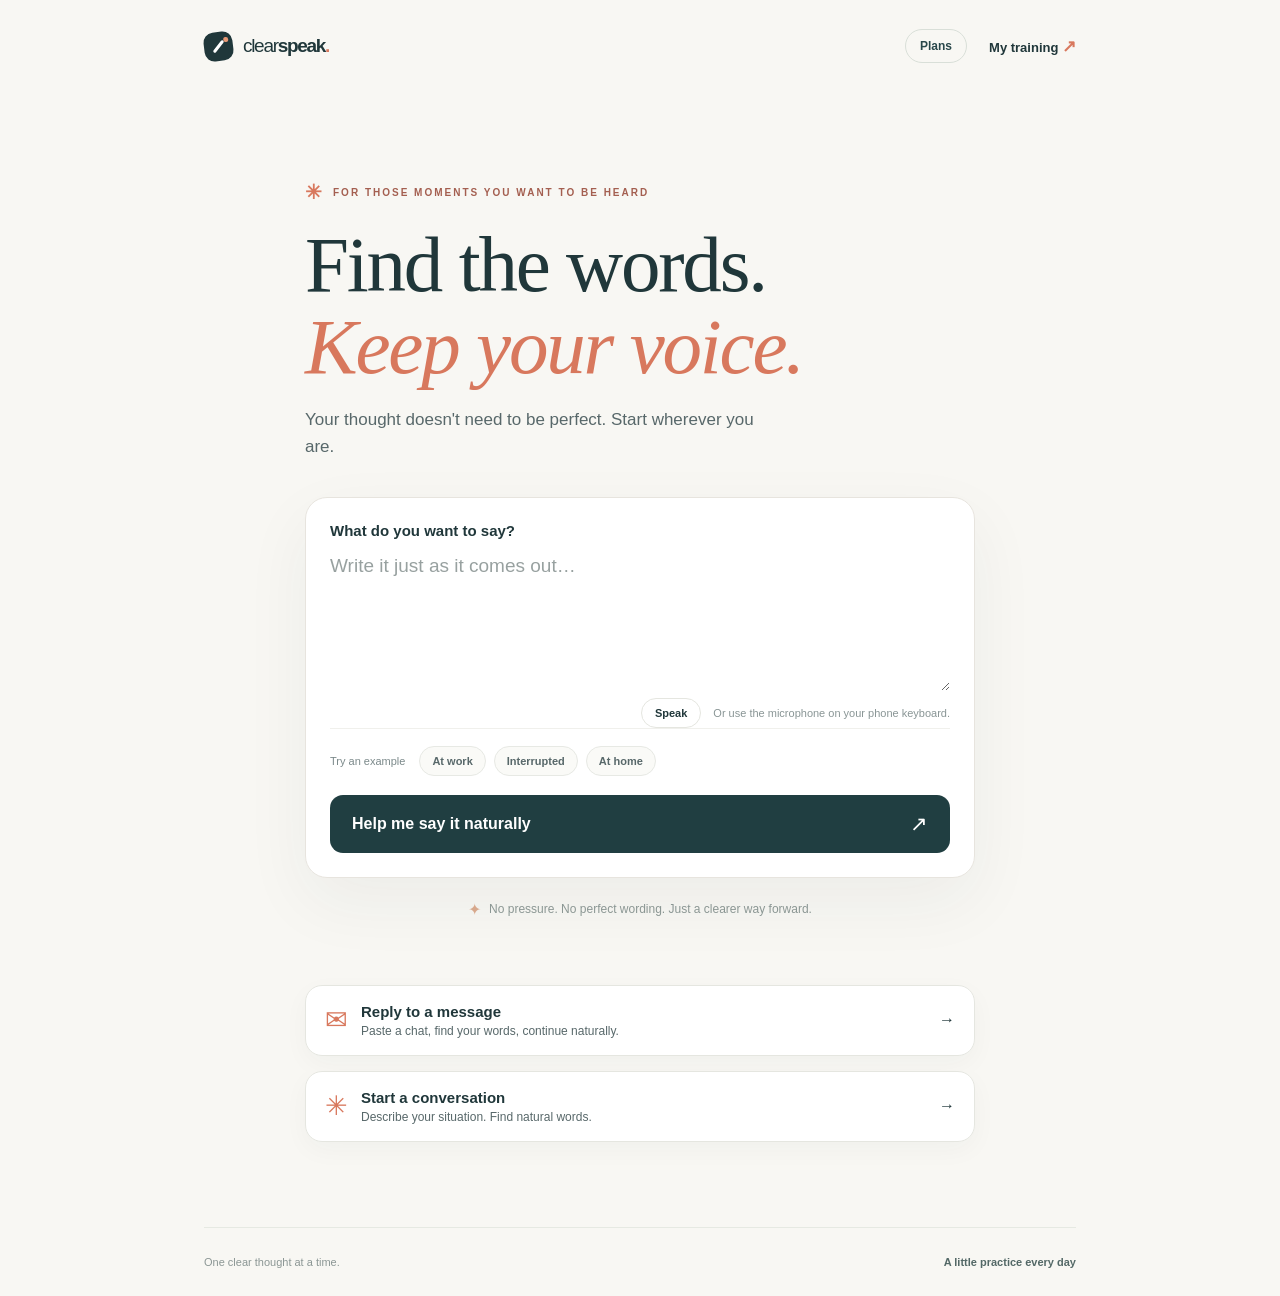
<file: index.html>
<!doctype html>
<html lang="en">
<head>
<meta charset="UTF-8">
<meta name="viewport" content="width=device-width,initial-scale=1,viewport-fit=cover">
<meta name="description" content="ClearSpeak helps you turn a rough thought into a clear, natural message you can say with confidence.">
<meta name="theme-color" content="#F8F7F3">
<link rel="icon" href="icon.svg" type="image/svg+xml">
<link rel="manifest" href="manifest.webmanifest">
<meta name="apple-mobile-web-app-capable" content="yes">
<meta name="apple-mobile-web-app-title" content="ClearSpeak">
<title>ClearSpeak — Your words, easier to say.</title>
<link rel="stylesheet" href="light.css?v=5">
<link rel="stylesheet" href="growth.css?v=1">
<link rel="stylesheet" href="conversation.css?v=3">
<link rel="stylesheet" href="companion.css?v=1">
<link rel="stylesheet" href="plans.css?v=1">
<script src="voice.js?v=1" defer></script>
<script src="coach-config.js?v=1" defer></script>
<script src="coach.js?v=1" defer></script>
<script src="light.js?v=5" defer></script>
<script src="growth.js?v=1" defer></script>
<script src="conversation.js?v=3" defer></script>
<script src="companion.js?v=2" defer></script>
<script src="plans.js?v=1" defer></script>
</head>
<body>
<div class="appShell">
  <header class="topbar">
    <a class="brand" href="./" aria-label="ClearSpeak home"><span class="mark" aria-hidden="true"><span class="mark-line"></span><span class="mark-dot"></span></span><span>clear<span class="brand-bold">speak</span><span class="brand-end">.</span></span></a>
    <div class="topright"><button type="button" id="langButton" class="lang-btn" hidden style="display:none" aria-label="Switch language">عربي</button><button type="button" class="train-link" id="trainLink">My training <span aria-hidden="true">↗</span></button></div>
  </header>
  <main>
    <section id="entry" class="screen entry-screen">
      <div class="hero">
        <div class="small-welcome"><span class="tiny-star" aria-hidden="true">✳</span> <span data-t="eyebrow">FOR THOSE MOMENTS YOU WANT TO BE HEARD</span></div>
        <h1 id="heroTitle"><span data-t="hero1">Find the words.</span><br><em data-t="hero2">Keep your voice.</em></h1>
        <p class="hero-sub" data-t="sub">Your thought doesn't need to be perfect. Start wherever you are.</p>
      </div>
      <div class="composer" id="composer">
        <label class="composer-label" for="thought" data-t="question">What do you want to say?</label>
        <textarea id="thought" maxlength="1500" rows="4" placeholder="Write it just as it comes out…" data-placeholder="placeholder" autocomplete="off"></textarea>
        <div class="dictation-row"><button type="button" id="dictateThought" hidden aria-label="Speak your thought" aria-pressed="false">Speak</button><span>Or use the microphone on your phone keyboard.</span></div>
        <p class="message-error" id="error" role="alert" hidden></p>
        <div class="prompt-row">
          <span class="prompt-title" data-t="try">Try an example</span>
          <button type="button" class="sample" data-sample="meeting" data-t="meeting">At work</button>
          <button type="button" class="sample" data-sample="interrupted" data-t="interrupted">Interrupted</button>
          <button type="button" class="sample" data-sample="home" data-t="home">At home</button>
        </div>
        <button type="button" id="create" class="primary-btn"><span data-t="create">Help me say it naturally</span><span aria-hidden="true" class="arrow">↗</span></button>
      </div>
      <div class="beneath"><span class="spark-icon" aria-hidden="true">✦</span><span data-t="quietNote">No pressure. No perfect wording. Just a clearer way forward.</span></div>
    </section>

    <section id="result" class="screen result-screen" hidden>
      <button type="button" class="back-link" id="backResult"><span aria-hidden="true">←</span> <span data-t="back">Edit my thought</span></button>
      <div class="result-title-wrap"><div class="small-welcome"><span class="tiny-star" aria-hidden="true">✳</span> <span data-t="resultEyebrow">HERE'S A WAY TO SAY IT</span></div><h1><span data-t="resultTitle1">Clear.</span><br><em data-t="resultTitle2">Still you.</em></h1></div>
      <div id="script" class="script" aria-live="polite"></div>
      <div class="script-meta"><span id="lengthEstimate"></span><span id="tip" class="inline-tip"></span></div>
      <div class="result-actions">
        <button type="button" id="practice" class="primary-btn"><span data-t="practice">Try saying it</span><span aria-hidden="true" class="arrow">↗</span></button>
        <div class="secondary-actions"><button type="button" id="listen" class="text-action"><span aria-hidden="true">◖))</span> <span data-t="listen">Hear it</span></button><button type="button" id="copy" class="text-action"><span aria-hidden="true">⧉</span> <span data-t="copy">Copy</span></button><button type="button" id="shorter" class="text-action"><span aria-hidden="true">↘</span> <span data-t="shorter">Shorter</span></button></div>
      </div>
      <p class="small-note" id="coachSourceNote" aria-live="polite">Quick on-device suggestion. Personalized AI coaching is not yet connected.</p>
    </section>

    <section id="practiceScreen" class="screen practice-screen" hidden>
      <button type="button" class="back-link" id="backPractice"><span aria-hidden="true">←</span> <span data-t="backResult">Back to my wording</span></button>
      <div class="small-welcome"><span class="tiny-star" aria-hidden="true">✳</span> <span data-t="practiceEyebrow">YOUR TURN</span></div>
      <h1><span data-t="practiceTitle1">Say it</span><br><em data-t="practiceTitle2">without reading.</em></h1>
      <p class="practice-intro" data-t="practiceIntro">Remember only these three cues. Speak naturally; you don't need to repeat the script word for word.</p>
      <div id="cues" class="cueList"></div>
      <div id="speakingFocus" class="speaking-focus" role="group" aria-label="Speaking focus">
        <div class="focus-left"><span id="voiceFocusLabel" class="focus-title">SAY THIS CLEARLY</span><strong id="voiceFocusWord" class="focus-word">Preparedness</strong><p id="voiceFocusHelp" class="focus-help">Slowly → naturally → in your sentence.</p></div>
        <div class="focus-buttons"><button type="button" id="hearWord" class="focus-action">◖)) Hear word</button><button type="button" id="nextWord" class="focus-next">Another word</button></div>
      </div>
      <div class="practice-count"><span id="countdown">20</span><span data-t="seconds">seconds</span></div>
      <button type="button" id="startTimer" class="primary-btn"><span data-t="start">Start speaking</span><span aria-hidden="true" class="arrow">▶</span></button>
      <div class="secondary-actions"><button type="button" class="text-action" id="resetTimer" data-t="reset">Reset timer</button><button type="button" class="text-action" id="showScript" data-t="showScript">Show script</button></div>
      <div id="reveal" class="reveal-script" hidden></div>
      <p id="micState" class="mic-note" aria-live="polite">With microphone permission, you can listen to your own attempt.</p>
      <button type="button" id="doneSpeaking" class="done-speaking"><span data-t="doneSpeaking">I’ve finished speaking</span> <span aria-hidden="true">→</span></button><p id="timerHint" class="timer-hint" aria-live="polite" data-t="timerHint">You can finish whenever you’re ready.</p>
    </section>

    <section id="checkin" class="screen checkin-screen" hidden>
      <button type="button" class="back-link" id="backCheckin"><span aria-hidden="true">←</span> <span data-t="backPracticeShort">Back to practice</span></button>
      <div class="small-welcome"><span class="tiny-star" aria-hidden="true">✳</span> <span data-t="checkEyebrow">A MOMENT TO REFLECT</span></div>
      <h1><span data-t="checkTitle">You did it.</span><br><em data-t="checkTitle2">Keep going.</em></h1>
      <p class="practice-intro" data-t="checkIntro">How did it feel to say your message in your own words?</p>
      <div id="voiceReview" class="voice-review" hidden>
        <strong id="voiceReviewTitle">Listen to your attempt</strong>
        <p id="voiceReviewDesc">Notice one thing: was your key word clear, and did you finish confidently?</p>
        <audio id="voiceAudio" controls preload="none" aria-label="Your speaking recording"></audio>
        <p id="voiceReviewTip" class="voice-fineprint">Playback is for reflection—not an automated pronunciation score.</p>
      </div>
      <details id="recognitionPanel" class="recognition-panel" hidden><summary id="recognitionSummary">Check spoken words (optional)</summary><p id="recognitionHint">This may use your browser’s online speech service.</p><button type="button" id="recognitionStart" class="focus-action">Speak your sentence again</button><p id="heardWords" hidden></p><p id="speechTip" role="status"></p></details>
      <div class="feeling-choice" role="group" aria-label="Practice reflection">
        <button type="button" class="rating" data-feeling="easy" data-t="feelEasy">Clear and comfortable</button>
        <button type="button" class="rating" data-feeling="okay" data-t="feelOkay">A little hesitant</button>
        <button type="button" class="rating" data-feeling="hard" data-t="feelHard">I struggled</button>
      </div>
      <div class="coaching-card" id="coachTip" hidden aria-live="polite">
        <span class="small-welcome" data-t="nextFocus">FOR YOUR NEXT TRY</span>
        <p id="coachAdvice"></p>
        <span class="honest-label" data-t="selfReported">Based on your reflection, not an analysis of your voice.</span>
      </div>
      <button type="button" id="nextAction" class="primary-btn" disabled><span data-t="nextThought">Try another thought</span><span aria-hidden="true" class="arrow">→</span></button>
      <button type="button" id="retrySpeaking" class="quiet-btn" data-t="retrySpeak">Say it once more</button>
    </section>

    <section id="training" class="screen training-screen" hidden>
      <button type="button" class="back-link" id="backTraining"><span aria-hidden="true">←</span> <span data-t="trainingBack">Back to speaking help</span></button>
      <div class="small-welcome"><span class="tiny-star" aria-hidden="true">✳</span> <span data-t="trainingEyebrow">YOUR GENTLE DAILY PRACTICE</span></div>
      <h1><span data-t="trainingTitle">One small step.</span><br><em data-t="trainingTitle2">A stronger voice.</em></h1>
      <p class="practice-intro" data-t="trainingIntro">Three short speaking moments, one at a time. No scores, no pressure.</p>
      <div class="daily-card">
        <div class="daily-top"><span id="trainingProgress" class="daily-progress">Today · 0 of 3</span><div class="daily-dots" id="dailyDots" aria-hidden="true"><span></span><span></span><span></span></div></div>
        <div class="daily-illustration" aria-hidden="true">✳</div>
        <h2 id="dailyTitle">Start with the point</h2>
        <p id="dailyDescription">Practise one clear idea in a professional meeting.</p>
        <div id="dailyNudge" class="daily-nudge">One idea is enough.</div>
        <button type="button" id="launchTraining" class="primary-btn"><span id="trainingAction">Begin this moment</span><span aria-hidden="true" class="arrow">→</span></button>
        <p class="daily-disclaimer" data-t="trainingPrivacy">Your daily progress stays in this browser.</p>
      </div>
    </section>
  </main>
  <footer class="footer"><span data-t="footer">One clear thought at a time.</span> <button type="button" id="footerTrain" class="footer-button" data-t="footerTrain">A little practice every day</button></footer>
</div>
</body>
</html>
</file>
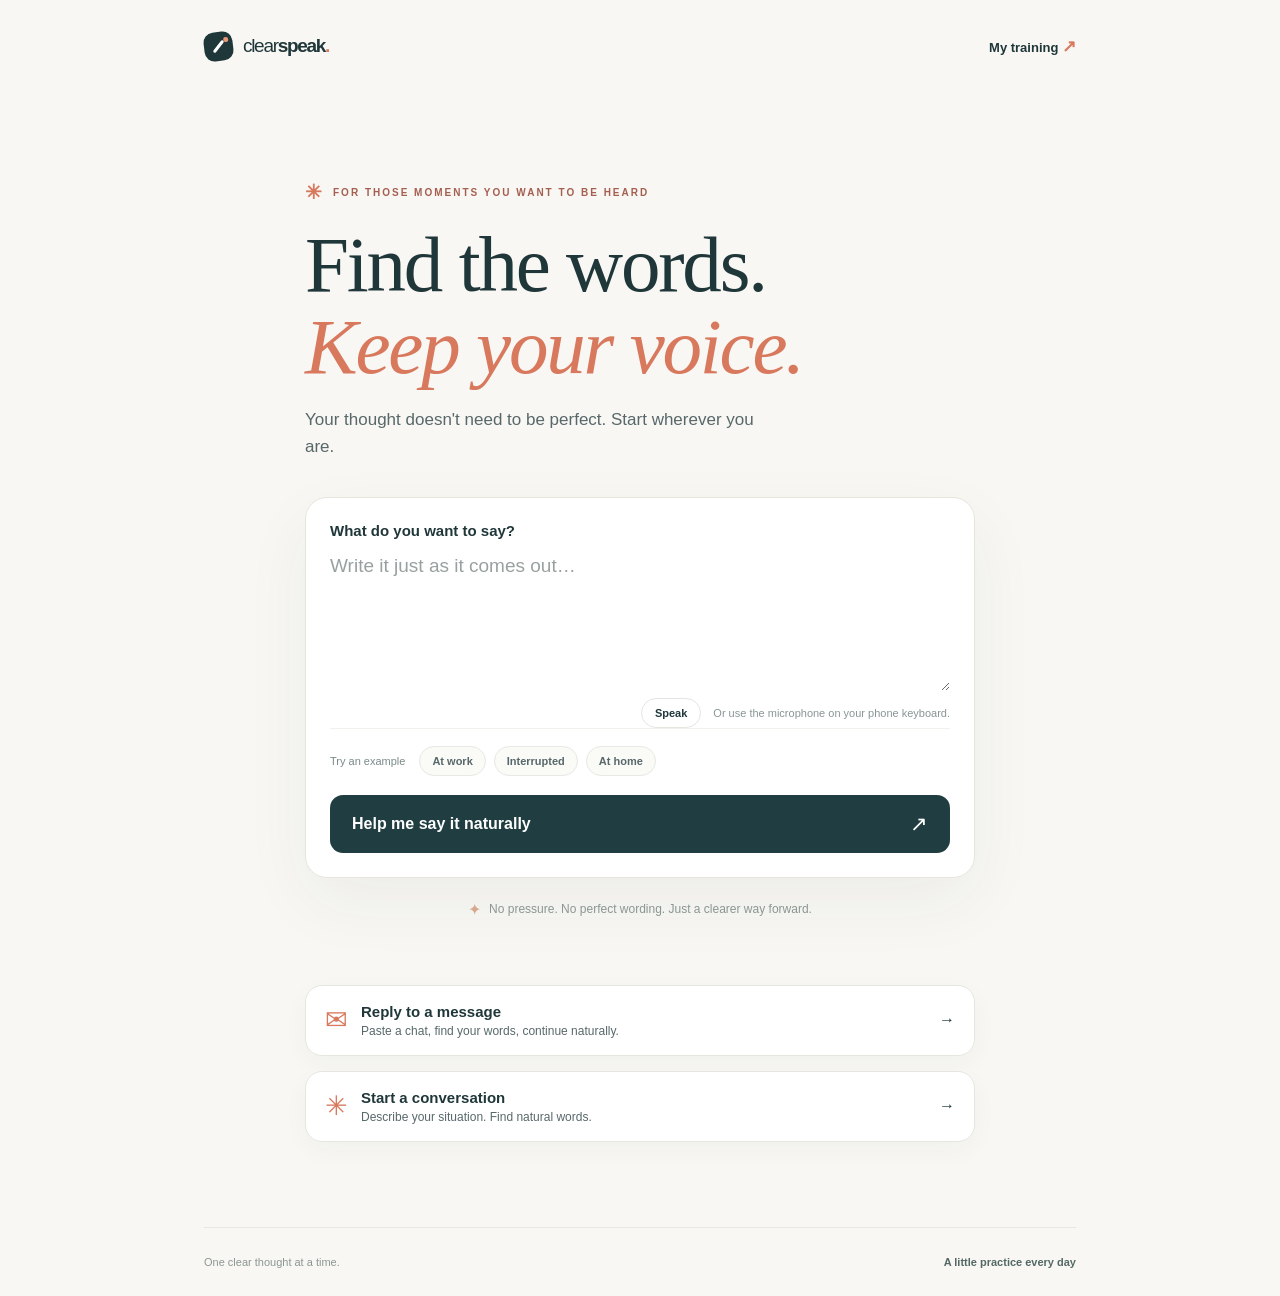
<file: clear-20261108.html>
<!doctype html>
<html lang="en">
<head>
<meta charset="UTF-8">
<meta name="viewport" content="width=device-width,initial-scale=1,viewport-fit=cover">
<meta name="description" content="ClearSpeak helps you turn a rough thought into a clear, natural message you can say with confidence.">
<meta name="theme-color" content="#F8F7F3">
<link rel="icon" href="icon.svg" type="image/svg+xml">
<link rel="manifest" href="manifest.webmanifest">
<meta name="apple-mobile-web-app-capable" content="yes">
<meta name="apple-mobile-web-app-title" content="ClearSpeak">
<title>ClearSpeak — Your words, easier to say.</title>
<link rel="stylesheet" href="light.css?v=5">
<link rel="stylesheet" href="growth.css?v=1">
<link rel="stylesheet" href="conversation.css?v=3">
<link rel="stylesheet" href="companion.css?v=1">
<script src="voice.js?v=1" defer></script>
<script src="coach-config.js?v=1" defer></script>
<script src="coach.js?v=1" defer></script>
<script src="light.js?v=5" defer></script>
<script src="growth.js?v=1" defer></script>
<script src="conversation.js?v=3" defer></script>
<script src="companion.js?v=20261108-3" defer></script>
</head>
<body>
<div class="appShell">
  <header class="topbar">
    <a class="brand" href="./" aria-label="ClearSpeak home"><span class="mark" aria-hidden="true"><span class="mark-line"></span><span class="mark-dot"></span></span><span>clear<span class="brand-bold">speak</span><span class="brand-end">.</span></span></a>
    <div class="topright"><button type="button" id="langButton" class="lang-btn" hidden style="display:none" aria-label="Switch language">عربي</button><button type="button" class="train-link" id="trainLink">My training <span aria-hidden="true">↗</span></button></div>
  </header>
  <main>
    <section id="entry" class="screen entry-screen">
      <div class="hero">
        <div class="small-welcome"><span class="tiny-star" aria-hidden="true">✳</span> <span data-t="eyebrow">FOR THOSE MOMENTS YOU WANT TO BE HEARD</span></div>
        <h1 id="heroTitle"><span data-t="hero1">Find the words.</span><br><em data-t="hero2">Keep your voice.</em></h1>
        <p class="hero-sub" data-t="sub">Your thought doesn't need to be perfect. Start wherever you are.</p>
      </div>
      <div class="composer" id="composer">
        <label class="composer-label" for="thought" data-t="question">What do you want to say?</label>
        <textarea id="thought" maxlength="1500" rows="4" placeholder="Write it just as it comes out…" data-placeholder="placeholder" autocomplete="off"></textarea>
        <div class="dictation-row"><button type="button" id="dictateThought" hidden aria-label="Speak your thought" aria-pressed="false">Speak</button><span>Or use the microphone on your phone keyboard.</span></div>
        <p class="message-error" id="error" role="alert" hidden></p>
        <div class="prompt-row">
          <span class="prompt-title" data-t="try">Try an example</span>
          <button type="button" class="sample" data-sample="meeting" data-t="meeting">At work</button>
          <button type="button" class="sample" data-sample="interrupted" data-t="interrupted">Interrupted</button>
          <button type="button" class="sample" data-sample="home" data-t="home">At home</button>
        </div>
        <button type="button" id="create" class="primary-btn"><span data-t="create">Help me say it naturally</span><span aria-hidden="true" class="arrow">↗</span></button>
      </div>
      <div class="beneath"><span class="spark-icon" aria-hidden="true">✦</span><span data-t="quietNote">No pressure. No perfect wording. Just a clearer way forward.</span></div>
    </section>

    <section id="result" class="screen result-screen" hidden>
      <button type="button" class="back-link" id="backResult"><span aria-hidden="true">←</span> <span data-t="back">Edit my thought</span></button>
      <div class="result-title-wrap"><div class="small-welcome"><span class="tiny-star" aria-hidden="true">✳</span> <span data-t="resultEyebrow">HERE'S A WAY TO SAY IT</span></div><h1><span data-t="resultTitle1">Clear.</span><br><em data-t="resultTitle2">Still you.</em></h1></div>
      <div id="script" class="script" aria-live="polite"></div>
      <div class="script-meta"><span id="lengthEstimate"></span><span id="tip" class="inline-tip"></span></div>
      <div class="result-actions">
        <button type="button" id="practice" class="primary-btn"><span data-t="practice">Try saying it</span><span aria-hidden="true" class="arrow">↗</span></button>
        <div class="secondary-actions"><button type="button" id="listen" class="text-action"><span aria-hidden="true">◖))</span> <span data-t="listen">Hear it</span></button><button type="button" id="copy" class="text-action"><span aria-hidden="true">⧉</span> <span data-t="copy">Copy</span></button><button type="button" id="shorter" class="text-action"><span aria-hidden="true">↘</span> <span data-t="shorter">Shorter</span></button></div>
      </div>
      <p class="small-note" id="coachSourceNote" aria-live="polite">Quick on-device suggestion. Personalized AI coaching is not yet connected.</p>
    </section>

    <section id="practiceScreen" class="screen practice-screen" hidden>
      <button type="button" class="back-link" id="backPractice"><span aria-hidden="true">←</span> <span data-t="backResult">Back to my wording</span></button>
      <div class="small-welcome"><span class="tiny-star" aria-hidden="true">✳</span> <span data-t="practiceEyebrow">YOUR TURN</span></div>
      <h1><span data-t="practiceTitle1">Say it</span><br><em data-t="practiceTitle2">without reading.</em></h1>
      <p class="practice-intro" data-t="practiceIntro">Remember only these three cues. Speak naturally; you don't need to repeat the script word for word.</p>
      <div id="cues" class="cueList"></div>
      <div id="speakingFocus" class="speaking-focus" role="group" aria-label="Speaking focus">
        <div class="focus-left"><span id="voiceFocusLabel" class="focus-title">SAY THIS CLEARLY</span><strong id="voiceFocusWord" class="focus-word">Preparedness</strong><p id="voiceFocusHelp" class="focus-help">Slowly → naturally → in your sentence.</p></div>
        <div class="focus-buttons"><button type="button" id="hearWord" class="focus-action">◖)) Hear word</button><button type="button" id="nextWord" class="focus-next">Another word</button></div>
      </div>
      <div class="practice-count"><span id="countdown">20</span><span data-t="seconds">seconds</span></div>
      <button type="button" id="startTimer" class="primary-btn"><span data-t="start">Start speaking</span><span aria-hidden="true" class="arrow">▶</span></button>
      <div class="secondary-actions"><button type="button" class="text-action" id="resetTimer" data-t="reset">Reset timer</button><button type="button" class="text-action" id="showScript" data-t="showScript">Show script</button></div>
      <div id="reveal" class="reveal-script" hidden></div>
      <p id="micState" class="mic-note" aria-live="polite">With microphone permission, you can listen to your own attempt.</p>
      <button type="button" id="doneSpeaking" class="done-speaking"><span data-t="doneSpeaking">I’ve finished speaking</span> <span aria-hidden="true">→</span></button><p id="timerHint" class="timer-hint" aria-live="polite" data-t="timerHint">You can finish whenever you’re ready.</p>
    </section>

    <section id="checkin" class="screen checkin-screen" hidden>
      <button type="button" class="back-link" id="backCheckin"><span aria-hidden="true">←</span> <span data-t="backPracticeShort">Back to practice</span></button>
      <div class="small-welcome"><span class="tiny-star" aria-hidden="true">✳</span> <span data-t="checkEyebrow">A MOMENT TO REFLECT</span></div>
      <h1><span data-t="checkTitle">You did it.</span><br><em data-t="checkTitle2">Keep going.</em></h1>
      <p class="practice-intro" data-t="checkIntro">How did it feel to say your message in your own words?</p>
      <div id="voiceReview" class="voice-review" hidden>
        <strong id="voiceReviewTitle">Listen to your attempt</strong>
        <p id="voiceReviewDesc">Notice one thing: was your key word clear, and did you finish confidently?</p>
        <audio id="voiceAudio" controls preload="none" aria-label="Your speaking recording"></audio>
        <p id="voiceReviewTip" class="voice-fineprint">Playback is for reflection—not an automated pronunciation score.</p>
      </div>
      <details id="recognitionPanel" class="recognition-panel" hidden><summary id="recognitionSummary">Check spoken words (optional)</summary><p id="recognitionHint">This may use your browser’s online speech service.</p><button type="button" id="recognitionStart" class="focus-action">Speak your sentence again</button><p id="heardWords" hidden></p><p id="speechTip" role="status"></p></details>
      <div class="feeling-choice" role="group" aria-label="Practice reflection">
        <button type="button" class="rating" data-feeling="easy" data-t="feelEasy">Clear and comfortable</button>
        <button type="button" class="rating" data-feeling="okay" data-t="feelOkay">A little hesitant</button>
        <button type="button" class="rating" data-feeling="hard" data-t="feelHard">I struggled</button>
      </div>
      <div class="coaching-card" id="coachTip" hidden aria-live="polite">
        <span class="small-welcome" data-t="nextFocus">FOR YOUR NEXT TRY</span>
        <p id="coachAdvice"></p>
        <span class="honest-label" data-t="selfReported">Based on your reflection, not an analysis of your voice.</span>
      </div>
      <button type="button" id="nextAction" class="primary-btn" disabled><span data-t="nextThought">Try another thought</span><span aria-hidden="true" class="arrow">→</span></button>
      <button type="button" id="retrySpeaking" class="quiet-btn" data-t="retrySpeak">Say it once more</button>
    </section>

    <section id="training" class="screen training-screen" hidden>
      <button type="button" class="back-link" id="backTraining"><span aria-hidden="true">←</span> <span data-t="trainingBack">Back to speaking help</span></button>
      <div class="small-welcome"><span class="tiny-star" aria-hidden="true">✳</span> <span data-t="trainingEyebrow">YOUR GENTLE DAILY PRACTICE</span></div>
      <h1><span data-t="trainingTitle">One small step.</span><br><em data-t="trainingTitle2">A stronger voice.</em></h1>
      <p class="practice-intro" data-t="trainingIntro">Three short speaking moments, one at a time. No scores, no pressure.</p>
      <div class="daily-card">
        <div class="daily-top"><span id="trainingProgress" class="daily-progress">Today · 0 of 3</span><div class="daily-dots" id="dailyDots" aria-hidden="true"><span></span><span></span><span></span></div></div>
        <div class="daily-illustration" aria-hidden="true">✳</div>
        <h2 id="dailyTitle">Start with the point</h2>
        <p id="dailyDescription">Practise one clear idea in a professional meeting.</p>
        <div id="dailyNudge" class="daily-nudge">One idea is enough.</div>
        <button type="button" id="launchTraining" class="primary-btn"><span id="trainingAction">Begin this moment</span><span aria-hidden="true" class="arrow">→</span></button>
        <p class="daily-disclaimer" data-t="trainingPrivacy">Your daily progress stays in this browser.</p>
      </div>
    </section>
  </main>
  <footer class="footer"><span data-t="footer">One clear thought at a time.</span> <button type="button" id="footerTrain" class="footer-button" data-t="footerTrain">A little practice every day</button></footer>
</div>
</body>
</html>
</file>
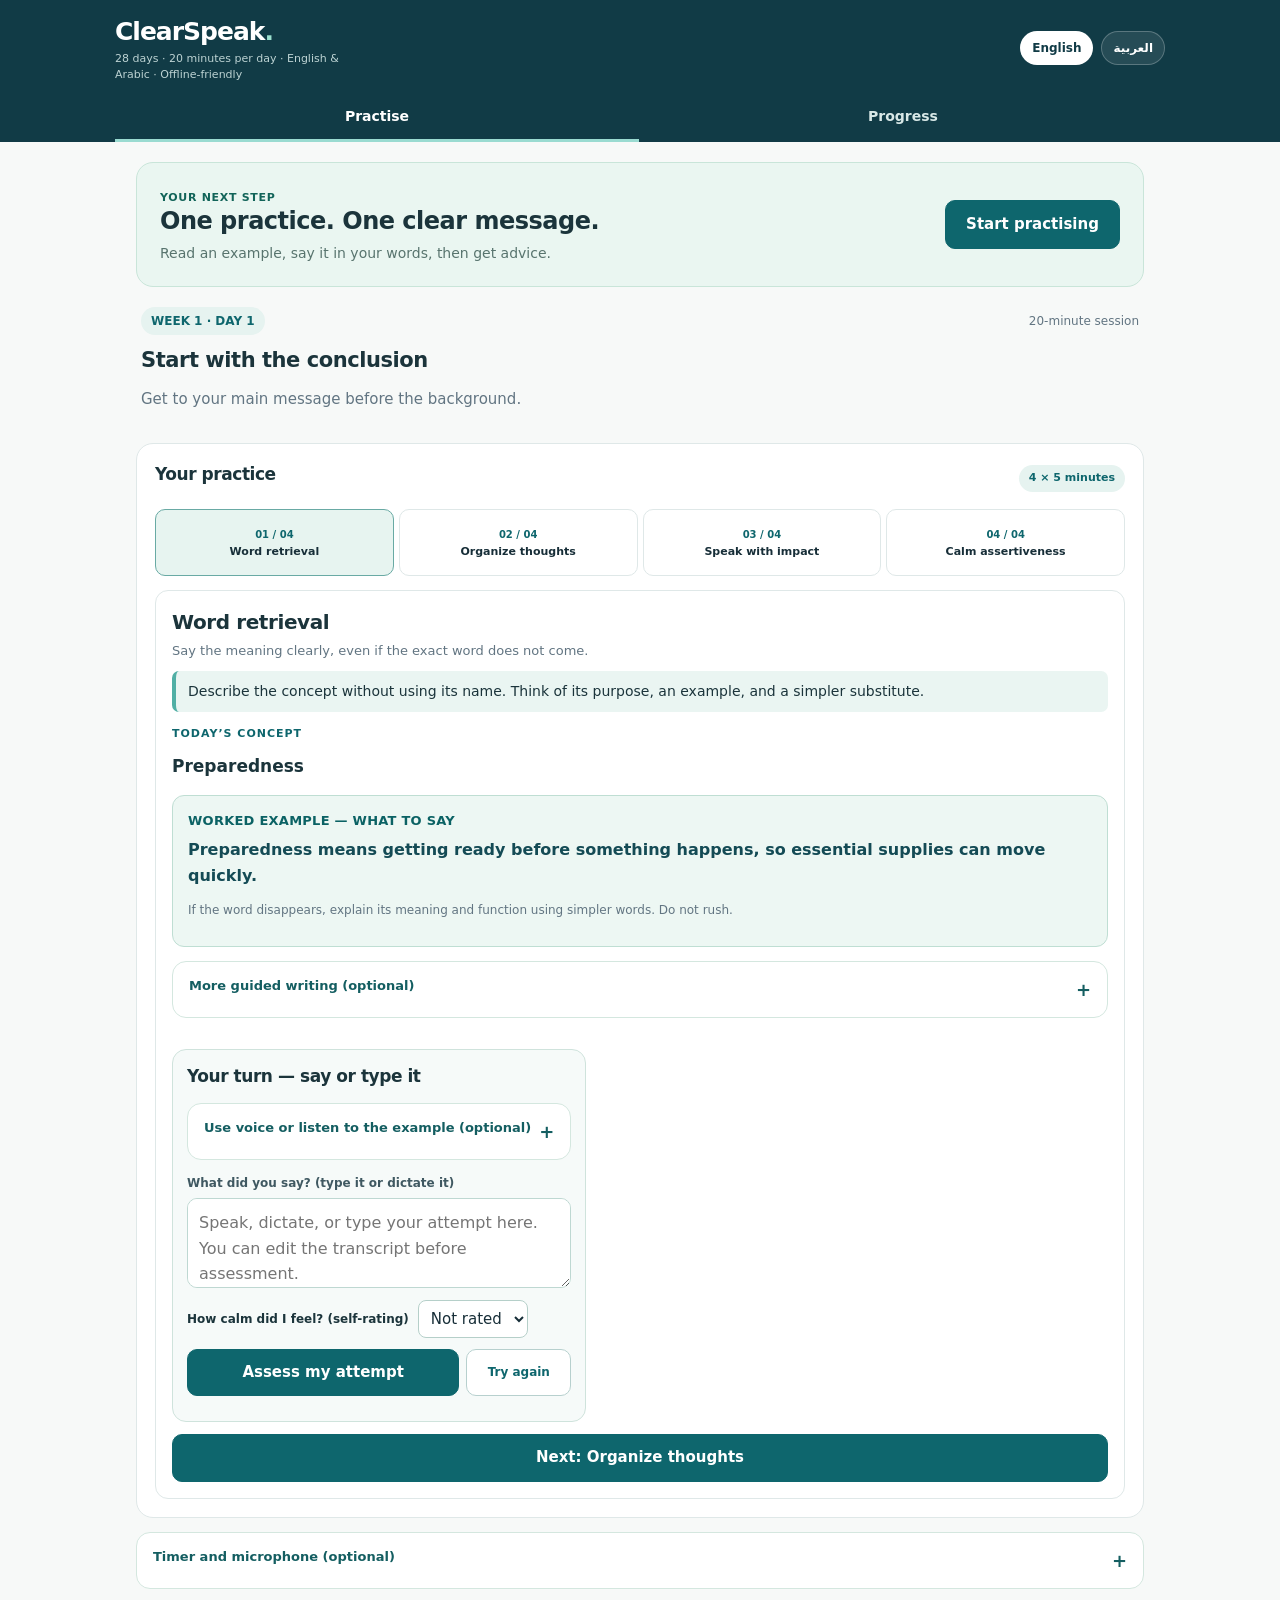
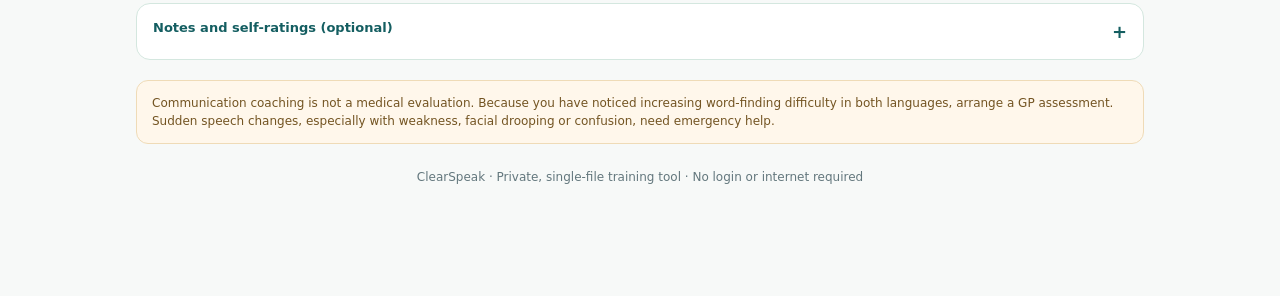
<file: training.html>
<!doctype html>
<html lang="en">
<head>
<meta charset="UTF-8"><meta name="viewport" content="width=device-width,initial-scale=1,viewport-fit=cover">
<meta name="description" content="ClearSpeak: 28 days of bilingual communication practice with worked examples, optional voice recording, and text-based coaching.">
<link rel="icon" href="icon.svg" type="image/svg+xml">
<link rel="manifest" href="manifest.webmanifest">
<meta name="apple-mobile-web-app-capable" content="yes">
<meta name="apple-mobile-web-app-title" content="ClearSpeak">
<meta name="color-scheme" content="light"><meta name="theme-color" content="#113b46">
<title>ClearSpeak | Make your point. Feel heard.</title>
<link rel="stylesheet" href="styles.css?v=2">
<style>
/* ClearSpeak Moment: welcoming personal studio with training on demand */
:root{--moment-night:#122c35;--moment-ink:#18333c;--moment-orange:#e88668;--moment-cream:#fdf9f3;--moment-soft:#fff2e9}
body.coachLanding{background:#fdfaf6;color:var(--moment-ink)}
body.coachLanding header{background:#173640}
header .sub{max-width:230px}
#navProgram{display:none!important}
.simpleNav #navMoment{font-weight:750}
body.coachLanding .simpleNav #navMoment{color:#fff;border-bottom-color:#f5b49d}
body.coachLanding #todayTab,body.coachLanding #programTab,body.coachLanding #progressTab,body.coachLanding #toolkitTab,body.coachLanding #influenceTab,body.coachLanding #healthNote,body.coachLanding #footer{display:none!important}
#momentHome{display:none}
body.coachLanding #momentHome{display:block}
#momentHome .moment-shell{max-width:770px;margin:auto}
#momentHome button{transition:transform .16s,background .2s,border-color .2s}
#momentHome button:active{transform:scale(.985)}
.moment-hero{position:relative;text-align:center;padding:44px 20px 30px}
.moment-overline{color:#af6556;letter-spacing:2.1px;font-size:10px;font-weight:850;margin-bottom:19px}
.moment-spark{font-size:18px;vertical-align:middle;margin-right:6px}
.moment-hero h2{font-family:Georgia,'Times New Roman',serif;font-weight:500;font-size:clamp(41px,6.2vw,68px);letter-spacing:-2.9px;line-height:1.055;margin:0;color:#17353b}
.moment-hero h2 em{font-style:italic;color:#cb755d}
.moment-hero p{max-width:470px;margin:20px auto 0;color:#63737a;font-size:16px;line-height:1.58}
.moment-intro-mark{position:absolute;bottom:8px;right:11px;display:flex;gap:4px;align-items:center;opacity:.8}
.moment-intro-mark span{background:#e7a18e;border-radius:15px;width:4px;height:9px}
.moment-intro-mark span:nth-child(2){height:20px}.moment-intro-mark span:nth-child(3){height:31px}.moment-intro-mark span:nth-child(4){height:16px}.moment-intro-mark span:nth-child(5){height:7px}
.moment-editor,.moment-result{background:#fff;border:1px solid #eedfd7;border-radius:24px;padding:25px;box-shadow:0 20px 60px rgba(40,55,57,.075)}
.moment-step{display:flex;align-items:center;gap:10px;color:#24434a;font-size:17px;font-weight:750;margin-bottom:15px}
.moment-step-round{font-size:11px;font-weight:800;color:#b56f5b;display:flex;justify-content:center;align-items:center;border-radius:50%;background:#fff1e9;border:1px solid #f6dfd5;width:32px;height:32px}
.moment-editor textarea{width:100%;border:1.5px solid #e6dbd4;background:#fffdfa;min-height:139px;border-radius:15px;padding:19px;font-size:17px;line-height:1.6;color:#193840;resize:vertical}
.moment-editor textarea:focus{border-color:#cb806b;outline:3px solid #f6e0d5;outline-offset:1px}
.moment-editor textarea::placeholder{color:#8a9695}
.moment-starts{margin-top:14px;display:flex;justify-content:space-between;align-items:center;gap:10px;flex-wrap:wrap}
.moment-starts>span,.moment-intent>span{font-size:12px;color:#798483;font-weight:650}
.moment-chips,.moment-context{display:flex;gap:7px;flex-wrap:wrap}
.moment-chips button{border:1px solid #e8dbd3;border-radius:999px;background:#faf7f3;color:#485d5d;padding:8px 11px;font-size:12px;font-weight:700;min-height:35px}
.moment-chips button:hover{background:#fceee6}
.moment-intent{padding:19px 0 15px;margin-top:18px;border-top:1px solid #f1ece6;display:flex;justify-content:space-between;gap:10px;align-items:center;flex-wrap:wrap}
.moment-context{background:#f6f5f2;border-radius:999px;padding:4px}
.moment-context button{border:0;border-radius:99px;padding:9px 13px;font-size:12px;background:transparent;color:#627373;font-weight:750;min-height:34px}
.moment-context button.on{background:#fff;box-shadow:0 2px 9px #aabbba33;color:#1b4249}
.moment-actions{display:flex;align-items:center;gap:15px;flex-wrap:wrap;margin-top:2px}
.moment-main-action{display:inline-flex;justify-content:space-between;align-items:center;gap:22px;min-height:56px;background:#17454d;color:#fff;border:0;border-radius:13px;padding:14px 19px;font-size:15px;font-weight:750;flex:1 0 245px}
.moment-main-action:hover{background:#0e343b}
.moment-main-action span:last-child{font-size:22px;font-weight:400}
.moment-local-note{font-size:11px;color:#8a9692;line-height:1.4;max-width:185px}
.moment-error{color:#ab4e36;font-size:13px;min-height:1px;margin-top:8px}
.moment-bottom{display:flex;align-items:center;justify-content:space-between;gap:19px;margin-top:30px;padding:25px 3px 17px;border-top:1px solid #e9e4db}
.moment-bottom-eyebrow,.moment-kicker{font-size:10px;letter-spacing:1.65px;font-weight:850;color:#b66b55}
.moment-bottom h3{font-family:Georgia,serif;font-size:24px;line-height:1.25;font-weight:500;letter-spacing:-.6px;margin:7px 0}
.moment-bottom p{font-size:13px;color:#74817d;max-width:470px;margin:0}
.moment-training-button{flex-shrink:0;color:#17454d;border:1px solid #b4ceca;background:transparent;padding:13px 15px;border-radius:12px;font-weight:800;font-size:12px;min-height:45px}
.moment-training-button:hover{background:#e9f3f0}
.moment-result{margin-top:15px;scroll-margin-top:20px}
.moment-result-heading{display:flex;justify-content:space-between;gap:10px;align-items:center;flex-wrap:wrap}
.moment-text-button{background:transparent;border:0;color:#6e7d7c;font-size:12px;font-weight:700;min-height:37px}
.moment-result h3{font-family:Georgia,serif;font-size:31px;line-height:1.2;font-weight:500;letter-spacing:-1px;margin:12px 0 24px}
.moment-script{border-radius:16px;border:1px solid #efe5dc;background:#fffcf7;padding:23px 23px 8px}
.moment-script-line{padding:0 0 9px}.moment-script-line p{margin:4px 0 0;font-size:18px;line-height:1.55;color:#273f44}
.moment-script-line.lead p{font-size:23px;line-height:1.38;letter-spacing:-.45px;font-weight:760;color:#173b43}
.moment-script-line.close p{font-weight:750}
.moment-line-tag{color:#bc765f;font-size:10px;font-weight:850;letter-spacing:1.2px;text-transform:uppercase}
.moment-pause{display:flex;align-items:center;gap:14px;margin:10px 0 19px;font-size:10px;color:#c0856d;letter-spacing:1.1px;font-weight:780}
.moment-pause:before{content:'';height:1px;width:23px;background:#e6b8a6}
.moment-script-footer{font-size:12px;color:#7c8a89;margin:13px 0}
.moment-result-actions{display:flex;align-items:stretch;gap:10px;flex-wrap:wrap}
.moment-result-actions .moment-main-action{flex:1 1 250px;min-height:50px}
.moment-outline-action{border:1px solid #b4d0ca;background:#fff;color:#1b5559;border-radius:12px;min-height:50px;padding:11px 15px;font-size:13px;font-weight:780;flex:1 1 175px}
.moment-outline-action:hover{background:#eaf4f0}
.moment-cues{margin-top:20px;padding:18px;background:#edf6f1;border-radius:15px}
.moment-cue-words{display:flex;gap:7px;flex-wrap:wrap;margin:12px 0}
.moment-cue-words span{padding:7px 10px;border-radius:10px;background:#fff;border:1px solid #d5e7e0;font-size:12px;font-weight:750;color:#2a5153}
.moment-cues p{font-size:12px;color:#5a7573}.moment-cues .moment-main-action{min-height:43px;width:100%;font-size:13px}
.moment-feedback{background:#fff3eb;border-radius:13px;padding:17px;margin-top:13px}
.moment-feedback>span{font-weight:800;color:#7a4437}.moment-feedback p{font-size:13px;color:#816052}
.moment-improvement{border-top:1px solid #f0e8e4;margin-top:21px;padding-top:17px}
.moment-improvement p{color:#536768;font-size:13px;margin:6px 0}
.moment-honesty{font-size:11px;color:#94a09e;margin-top:13px}
.srOnly{position:absolute;width:1px;height:1px;padding:0;margin:-1px;overflow:hidden;clip:rect(0,0,0,0);white-space:nowrap;border:0}
body.ar .moment-hero h2{letter-spacing:-1px}body.ar .moment-overline{letter-spacing:.2px}
body.ar .moment-editor textarea{text-align:right}body.ar .moment-line-tag{letter-spacing:0}
@media(max-width:680px){
  .layout{padding:12px 12px 70px}
  .moment-hero{padding:43px 3px 28px;text-align:left}
  body.ar .moment-hero{text-align:right}
  .moment-hero h2{font-size:46px;letter-spacing:-2.1px}
  .moment-hero p{margin:15px 0 0;font-size:14px;max-width:320px}
  .moment-editor,.moment-result{padding:16px;border-radius:18px}
  .moment-step{font-size:16px}.moment-editor textarea{min-height:150px;padding:15px;font-size:16px}
  .moment-starts>span{width:100%}.moment-starts{gap:8px}.moment-chips button{font-size:12px}
  .moment-intent{align-items:flex-start}.moment-context{width:100%;display:grid;grid-template-columns:repeat(3,1fr)}
  .moment-context button{padding:9px 3px}
  .moment-actions .moment-main-action{flex:1 0 100%}.moment-local-note{max-width:100%}
  .moment-bottom{display:block;padding-top:24px}.moment-training-button{width:100%;margin-top:17px}
  .moment-result h3{font-size:28px}.moment-script{padding:18px 16px 4px}
  .moment-script-line.lead p{font-size:21px}.moment-script-line p{font-size:16px}
  .moment-result-actions{display:block}.moment-result-actions button{width:100%;margin:4px 0}
}

.moment-browse{background:transparent;border:0;color:#a15f4a;font-size:12px;font-weight:800;padding:12px 8px;text-decoration:underline;text-underline-offset:4px;min-height:42px}
.moment-browse:hover{color:#7c4d41}

</style>
</head>
<body>
<header>
 <div class="top"><div><div class="eyebrow">YOUR DAILY COMMUNICATION PRACTICE</div><h1 class="brand">ClearSpeak <span style="color:#8dd7c9">/</span> Speak with Impact</h1><div class="sub" id="headerDesc">28 days · 20 minutes per day · English & Arabic · Offline-friendly</div></div><div class="headerActions"><button id="enBtn" class="pill active" type="button" aria-label="English interface">English</button><button id="arBtn" class="pill" type="button" aria-label="Arabic interface">العربية</button></div></div>
 <div class="nav" role="tablist" aria-label="Training sections"><button class="selected" data-tab="today" id="navToday">Today’s session</button><button data-tab="program" id="navProgram">28-day programme</button><button data-tab="progress" id="navProgress">My progress</button><button data-tab="toolkit" id="navToolkit">Phrase toolkit</button><button data-tab="influence" id="navInfluence">Influence lab</button></div>
</header>
<main class="layout">
 <section id="momentHome" aria-label="ClearSpeak personal coaching studio">
  <div class="moment-shell">
   <div class="moment-hero">
    <div class="moment-overline"><span class="moment-spark">✦</span> <span id="momentOverline">YOUR WORDS, AT THEIR BEST</span></div>
    <h2 id="momentHeadline">Make your point.<br><em>Feel heard.</em></h2>
    <p id="momentDescription">For the moments when you know what you mean, but the words don't come easily.</p>
    <div class="moment-intro-mark" aria-hidden="true"><span></span><span></span><span></span><span></span><span></span></div>
   </div>
   <div class="moment-editor" id="momentEditor">
    <div class="moment-step"><span class="moment-step-round">01</span> <span id="momentLabel">What's on your mind?</span></div>
    <label class="srOnly" for="momentText" id="momentTextLabel">What would you like to say?</label>
    <textarea id="momentText" rows="5" placeholder="Just write it how it comes to you. It doesn't have to sound perfect."></textarea>
    <div class="moment-starts"><span id="momentExampleTitle">Or start with a real-life example</span><div class="moment-chips"><button type="button" data-demo="meeting" id="momentExampleMeeting">A meeting</button><button type="button" data-demo="interruption" id="momentExampleInterruption">Being interrupted</button><button type="button" data-demo="personal" id="momentExamplePersonal">At home</button></div></div>
    <div class="moment-intent"><span id="momentContextLabel">Where will you say it?</span><div class="moment-context" id="momentContexts"><button type="button" data-scene="meeting" class="on" aria-pressed="true" id="momentMeeting">Meeting</button><button type="button" data-scene="interruption" aria-pressed="false" id="momentInterruption">Interrupted</button><button type="button" data-scene="personal" aria-pressed="false" id="momentPersonal">Everyday</button></div></div>
    <div class="moment-actions"><button class="moment-main-action" type="button" id="momentBuild"><span id="momentBuildText">Help me say it</span><span aria-hidden="true">↗</span></button><div class="moment-local-note" id="momentPrivacy">Your words stay in this browser session. No account needed.</div></div>
    <div id="momentError" class="moment-error" role="alert" aria-live="polite"></div>
   </div>
   <div id="momentResult" class="moment-result hidden" aria-live="polite">
    <div class="moment-result-heading"><span class="moment-kicker" id="momentDoneLabel">A clearer way to say it</span><button type="button" class="moment-text-button" id="momentEdit">← Edit my thought</button></div>
    <h3 id="momentResultTitle">Here’s your message, with room to breathe.</h3>
    <div class="moment-script" id="momentScript"></div>
    <div class="moment-script-footer"><span id="momentTiming">Aim for about 20 seconds · speak steadily</span></div>
    <div class="moment-result-actions"><button id="momentHear" class="moment-outline-action" type="button">▶ Hear the rhythm</button><button id="momentPractice" class="moment-main-action" type="button">Practise without reading ↗</button></div>
    <div class="moment-cues hidden" id="momentCueBox"><div id="momentCueLead" class="moment-kicker">Now use only these cues:</div><div id="momentCueWords" class="moment-cue-words"></div><p id="momentCueNote">Speak naturally. You don't need to repeat the script word for word.</p><button type="button" class="moment-main-action" id="momentAgain">I said it — what next? ↗</button></div>
    <div class="moment-feedback hidden" id="momentFeedback"><span id="momentFeedbackHeading">That is one repetition towards speaking more naturally.</span><p id="momentFeedbackTip">Next time, lead with the point and trust the pause.</p><button class="moment-outline-action" type="button" id="momentAnother">Another message</button></div>
    <div class="moment-improvement"><span class="moment-kicker" id="momentImprovementTitle">WHAT CHANGED</span><p id="momentImprovementText">Your main point comes first. Supporting detail follows, and then the message ends.</p></div>
    <p class="moment-honesty" id="momentHonesty">This is a guided, on-device reordering of your words, not an AI rewrite. Review the message before using it.</p>
   </div>
   <div class="moment-bottom"><div><span class="moment-bottom-eyebrow" id="momentBottomEyebrow">WHEN YOU WANT TO GO DEEPER</span><h3 id="momentBottomTitle">Build the skill, not just the script.</h3><p id="momentBottomText">Short guided practices help you find words, get to the point, and handle interruptions calmly.</p></div><button id="momentTraining" type="button" class="moment-training-button">Explore today's practice <span>↗</span></button><button id="momentBrowse" type="button" class="moment-browse">Browse all 28 lessons</button></div>
  </div>
 </section>
 <section id="todayTab">
  <div class="hero">
   <div class="panel"><div class="row space"><span class="tag" id="todayTag">WEEK 1 · DAY 1</span><span class="muted small" id="todayTiming">20-minute session</span></div><h2 id="todayTitle" style="margin-top:12px">Start with the conclusion</h2><p class="muted" id="todayGoal">Get to your main message before the background.</p><div class="instruction" id="todayChallenge">Say your conclusion within the first 10 seconds.</div><div class="row" style="margin-top:14px"><button class="secondary" type="button" id="prevDay">← Previous day</button><button class="secondary" type="button" id="nextDay">Next day →</button></div></div>
   <div class="panel"><div class="mini" id="progressTitle">YOUR PROGRAMME PROGRESS</div><div class="row" style="align-items:end;margin:9px 0"><span class="bigStat" id="doneCount">0</span><span class="muted" id="outOfDays">/ 28 days completed</span></div><div class="progressTrack"><span id="overallProgress" style="width:0%"></span></div><div class="stats"><div class="stat"><div class="value" id="streak">0</div><div class="label" id="streakLabel">day streak</div></div><div class="stat"><div class="value" id="avgScore">—</div><div class="label" id="avgLabel">average rating / 5</div></div></div><div class="hr"></div><div class="small muted" id="saveInfo">Progress is saved locally in this browser when supported. Export a backup under My progress.</div></div>
  </div>
  <div class="split"><div class="panel"><div class="row space"><h3 id="workoutTitle">Your four-part workout</h3><span class="pillStat" id="timePill">4 × 5 minutes</span></div><div class="blocks" id="blockTabs"></div><div id="exerciseContent" class="exercise"></div></div>
   <div class="panel"><h3 id="timerTitle">Practice timer</h3><p class="muted small" id="timerHelp">Use 5 minutes for each exercise, or 60/30 seconds to compare speaking versions.</p><div class="timer"><div><small id="timerMode">5-minute practice</small><div class="clock" id="clock" aria-live="off">05:00</div></div><div class="row"><button id="timerStart" type="button">Start</button><button id="timerReset" type="button">Reset</button></div></div><div class="row" id="timerPresets"><button class="secondary" type="button" data-min="300">5 min</button><button class="secondary" type="button" data-min="60">60 sec</button><button class="secondary" type="button" data-min="30">30 sec</button></div><div class="hr"></div><h3 id="recordTitle">Optional voice practice</h3><p class="small muted" id="recordHelp">Record one attempt and play it back. Audio is not uploaded or saved with your progress.</p><div class="audioCtl"><div class="row"><button class="secondary" id="recordStart" type="button">● Record</button><button class="secondary" id="recordStop" type="button" disabled>■ Stop</button></div><div id="audioStatus" class="audioStatus">Microphone requires browser permission; not supported in every viewer.</div><div id="audioArea" class="hidden"><audio id="audioPlayer" controls></audio><a id="audioDownload" download="ClearSpeak-practice.webm" style="color:var(--teal);font-size:12px;font-weight:700">Download this recording</a></div></div><div class="hr"></div><h3 id="dayFocusLabel">Today's rule</h3><div class="say" id="dayFocus"></div></div>
  </div>
  <div class="panel" style="margin-top:17px"><div class="row space"><h3 id="reflectionTitle">Daily reflection & scorecard</h3><span class="tag" id="scoreSaved">Not saved yet</span></div><p class="muted small" id="reflectionHelp">Rate your practice from 1 (difficult) to 5 (strong). This is self-tracking, not a clinical assessment.</p><div class="scales" id="scales"></div><div class="field"><label id="notesLabel" for="dailyNotes">What improved? What interrupted your flow?</label><textarea id="dailyNotes" rows="3" placeholder="One observation and one change for tomorrow…"></textarea></div><div class="row"><button id="saveSession" class="primary" type="button">Save today's practice</button><button id="completeSession" class="secondary" type="button">Mark day complete</button></div><div class="message" id="saveMessage" aria-live="polite"></div></div>
 </section>
 <section id="programTab" class="hidden"><div class="panel"><h2 id="programTitle">Your 28-day programme</h2><p class="muted" id="programHelp">Choose any day. Each has exercises for word retrieval, message structure, engaging delivery, and calm assertiveness.</p><div id="dayList"></div></div></section>
 <section id="progressTab" class="hidden"><div class="panel"><h2 id="myProgressTitle">Your progress</h2><p class="muted" id="progressExplain">Track completed days and your own clarity, concision, word flow and calmness scores.</p><div class="stats" id="detailStats"></div><div class="hr"></div><h3 id="weeklyHeadline">Weekly completion</h3><div id="weekBars"></div><div class="hr"></div><h3 id="ratingsHeadline">Self-rating trends</h3><div id="metricBars"></div><div class="hr"></div><h3 id="recentHeadline">Recent sessions</h3><div id="sessionsTable"></div><div class="hr"></div><h3 id="backupTitle">Your data</h3><p id="backupExplainer" class="muted small">This file has no account or server. Your notes and ratings stay in the browser storage where available. Export a backup before switching devices or clearing browser data.</p><div class="row"><button class="secondary" id="exportData" type="button">Export progress (.json)</button><label class="secondary" for="importData" id="importLabel" style="cursor:pointer">Import backup</label><input id="importData" type="file" accept="application/json,.json" style="display:none"><button class="secondary danger" id="clearData" type="button">Clear all progress</button></div><div class="message" id="dataMessage" aria-live="polite"></div></div></section>
 <section id="toolkitTab" class="hidden"><div class="panel"><h2 id="phraseTitle">Phrase toolkit</h2><p id="phraseDesc" class="muted">Short phrases for getting to your point, recovering missing words and protecting your speaking turn.</p><div class="toolkit" id="phraseList"></div><div class="hr"></div><h3 id="threeSentenceTitle">Your three-sentence formula</h3><p id="threeSentenceDesc">Main point → One reason → What I suggest. Then pause.</p><div class="callout"><div class="say" id="formulaSample">"My recommendation is to simplify the process. It will reduce delays. I suggest we test the new approach for one month."</div></div></div></section>
 <section id="influenceTab" class="hidden"></section>
 <div class="warning" style="margin-top:20px" id="healthNote">Communication coaching is not a medical evaluation. Because you have noticed increasing word-finding difficulty in both languages, arrange a GP assessment. Sudden speech changes, especially with weakness, facial drooping or confusion, need emergency help.</div>
 <div class="footer" id="footer">ClearSpeak · Your practice stays in this browser. Voice features work best in Safari.</div>
</main>
<script src="trainer.js?v=2" defer></script>
<script src="influence.js?v=2" defer></script>
<script src="simple.js?v=2" defer></script>
<script>
window.addEventListener("DOMContentLoaded", ()=>{
/* ClearSpeak Moment — emotionally engaging, single-purpose speaking studio.
   All script shaping is local and rule-based. No data upload, no pretending to use AI. */
(() => {
  'use strict';
  const $ = id => document.getElementById(id);
  if (!$('momentHome')) return;
  const copy = {
    en: {
      nav:'Coach',train:'Train',growth:'My growth',over:'PRACTISE FOR REAL CONVERSATIONS',
      hero:'Make your point.',heroEm:'Feel heard.',desc:'For moments when you know what you mean, but the words don’t come easily.',
      label:'What do you want to say?',placeholder:'Write it exactly as it comes to you. It doesn’t have to sound perfect.',
      examples:'Try a real-life example',demoMeeting:'A meeting',demoInterrupt:'Being interrupted',demoPersonal:'At home',
      context:'Where will you say it?',meeting:'At work',interrupt:'Interrupted',personal:'Everyday',
      build:'Help me say it',privacy:'Your message stays on this screen. No account or upload.',
      error:'Write a thought or choose an example above.',done:'YOUR CLEARER VERSION',edit:'← Back to my words',
      resultTitle:'Same idea. More room to be heard.',pause:'PAUSE · LET IT LAND',
      hear:'▶ Hear the rhythm',stopHear:'■ Stop audio',practice:'Practise without reading ↗',
      cueLead:'Now use only these cues:',cueNote:'Say it your way, not word for word. The pause is part of the practice.',
      again:'I said it — what next? ↗',feedback:'You’ve practised once. That counts.',feedbackTip:'Next time, put your main point first and give it a moment to land.',another:'Another message',
      improved:'WHY THIS IS CLEARER',improvedSentence:'The main point comes first. One supporting thought comes next. Then you stop rather than explaining everything.',
      honest:'This is a simple, on-device guide that organizes your words. It is not yet an AI rewrite; always review the wording.',
      bottomEyebrow:'WHEN YOU WANT TO GO DEEPER',bottomTitle:'Build the skill, not just the script.',
      bottomText:'Little by little, make clear speaking feel natural—even when you’re interrupted.',bottomBtn:'Do a short practice ↗',browse:'Browse 28 lessons',
      timings:'Aim for about {s} seconds · speak steadily',
      notSupported:'Audio playback is not available in this browser.',
      usedToday:'You’ve practised {n} time(s) here.',
      introInterrupt:'One moment, I’d like to finish this thought.',
      bridgeMeeting:'I’d like us to make that a priority.',
      bridgePersonal:'Could we talk about that together?',
      bridgeInterrupt:'That is the point I wanted to complete.',
      demo1:'I want every country office to prepare for anticipated emergencies because delays in responding can cost money, time and lives.',
      demo2:'I want to finish what I am saying because the point I am making is important to the decision.',
      demo3:'I would like us to plan the weekend earlier because it makes the day easier for everyone.',
      noReason:'Keep just this one point; you don’t need to add details to justify it.',
      hadReason:'Your supporting reason now has its own space instead of competing with your main point.',
      tipShort:'Keep your first sentence as the headline. Stop after the request.',
      speechCue:'Your point', reasonCue:'Your reason',finishCue:'Your close',
    },
    ar: {
      nav:'المدرب',train:'التدريب',growth:'تقدمي',over:'تدرب على مواقف حقيقية',
      hero:'عبّر عن فكرتك.',heroEm:'وخلي صوتك يوصل.',desc:'للأوقات التي تعرف فيها ما تريد قوله، لكن الكلمات لا تأتي بسهولة.',
      label:'شو بدك تقول؟',placeholder:'اكتب فكرتك كما تخطر في بالك. ليس ضرورياً أن تكون مرتبة.',
      examples:'أو جرّب مثالاً من الحياة',demoMeeting:'في اجتماع',demoInterrupt:'وقت المقاطعة',demoPersonal:'في البيت',
      context:'أين ستقولها؟',meeting:'في العمل',interrupt:'وقت المقاطعة',personal:'في الحياة اليومية',
      build:'ساعدني أوصل فكرتي',privacy:'كلامك يبقى على هذه الشاشة. لا يحتاج حساباً أو رفعاً.',
      error:'اكتب فكرة أو اختر مثالاً أولاً.',done:'نسخة أوضح من فكرتك',edit:'→ عدّل كلامي',
      resultTitle:'نفس الفكرة. بطريقة تسمعها الناس.',pause:'وقفة قصيرة · دع الفكرة تصل',
      hear:'▶ اسمع الإيقاع',stopHear:'■ أوقف الصوت',practice:'تدرّب من دون قراءة ↗',
      cueLead:'الآن تذكّر فقط هذه النقاط:',cueNote:'قلها بطريقتك، وليس بالحفظ. الوقفة جزء من التدريب.',
      again:'قلت الفكرة — وماذا بعد؟ ↗',feedback:'تدرّبت مرة. وهذا بحد ذاته تقدم.',feedbackTip:'المرة القادمة ابدأ بالخلاصة، وتوقف لحظة حتى تصل فكرتك.',another:'فكرة أخرى',
      improved:'لماذا أصبحت أوضح؟',improvedSentence:'تبدأ بالفكرة الأساسية، ثم سبب واحد، ثم تتوقف بدل أن تشرح كل التفاصيل.',
      honest:'هذا تنظيم مبسّط لكلامك على جهازك، وليس إعادة صياغة بالذكاء الاصطناعي حتى الآن. راجع النص قبل استخدامه.',
      bottomEyebrow:'لما تحب تتطور أكثر',bottomTitle:'درّب قدرتك، مش بس النص.',
      bottomText:'تدريبات قصيرة لتصبح أكثر وضوحاً وهدوءاً حتى وقت المقاطعة.',bottomBtn:'ابدأ تدريباً قصيراً ↗',browse:'جميع الدروس الـ٢٨',
      timings:'حوالي {s} ثانية · تكلم بهدوء',
      notSupported:'تشغيل الصوت غير متاح في هذا المتصفح.',
      usedToday:'تدرّبت هنا {n} مرة.',
      introInterrupt:'لحظة من فضلك، أود أن أكمل فكرتي.',
      bridgeMeeting:'هذه هي الفكرة التي أود أن نناقشها.',
      bridgePersonal:'هل يمكننا أن نتحدث عن هذا معاً؟',
      bridgeInterrupt:'هذه هي النقطة التي أردت إكمالها.',
      demo1:'أريد أن تستعد كل المكاتب القطرية للطوارئ المتوقعة، لأن التأخر في الاستجابة قد يكلف المال والوقت والأرواح.',
      demo2:'أريد أن أكمل كلامي لأن النقطة التي أشرحها مهمة للقرار الذي نتخذه.',
      demo3:'أود أن نخطط لعطلة نهاية الأسبوع مبكراً لأن ذلك يجعل يومنا أسهل للجميع.',
      noReason:'ابقَ عند هذه الفكرة ولا تضف تفاصيل لمجرد تبريرها.',
      hadReason:'صار للسبب مساحة واضحة بدلاً من أن يختلط بالفكرة الأساسية.',
      tipShort:'اجعل أول جملة هي الخلاصة، وتوقف بعد الطلب.',
      speechCue:'الفكرة',reasonCue:'السبب',finishCue:'الخاتمة'
    }
  };
  const state={scene:'meeting',segments:[],result:'',count:0};
  let speechOn=false;
  const L=()=>copy[(typeof lang!=='undefined'&&lang==='ar')?'ar':'en'];
  const isAr=()=>typeof lang!=='undefined'&&lang==='ar';
  const text=(id,value)=>{const e=$(id);if(e)e.textContent=value;};
  const setHidden=(id,hide)=>$(id)?.classList.toggle('hidden',hide);
  const clean=s=>String(s||'').replace(/\s+/g,' ').trim().replace(/[.!?؟،؛\s]+$/,'');
  const cap=s=>s?s.charAt(0).toLocaleUpperCase()+s.slice(1):s;
  const punct=s=>{const v=clean(s);return /[.!?؟]$/.test(v)?v:v+'.';};
  const wordcount=s=>(s.match(/[\p{L}\p{N}]+/gu)||[]).length;

  function renderLanguage(){
    const t=L();
    if(document.body.classList.contains('coachLanding'))text('headerDesc',isAr()?'كل يوم أوضح شوي.':'A little clearer, every day.');
    const map={navMoment:t.nav,navToday:t.train,navProgress:t.growth,momentOverline:t.over,momentDescription:t.desc,
      momentLabel:t.label,momentTextLabel:t.label,momentExampleTitle:t.examples,momentExampleMeeting:t.demoMeeting,
      momentExampleInterruption:t.demoInterrupt,momentExamplePersonal:t.demoPersonal,momentContextLabel:t.context,
      momentMeeting:t.meeting,momentInterruption:t.interrupt,momentPersonal:t.personal,momentBuildText:t.build,
      momentPrivacy:t.privacy,momentDoneLabel:t.done,momentEdit:t.edit,momentResultTitle:t.resultTitle,
      momentHear:speechOn?t.stopHear:t.hear,momentPractice:t.practice,momentCueLead:t.cueLead,
      momentCueNote:t.cueNote,momentAgain:t.again,momentFeedbackHeading:t.feedback,momentFeedbackTip:t.feedbackTip,
      momentAnother:t.another,momentImprovementTitle:t.improved,momentHonesty:t.honest,
      momentBottomEyebrow:t.bottomEyebrow,momentBottomTitle:t.bottomTitle,momentBottomText:t.bottomText,momentTraining:t.bottomBtn,momentBrowse:t.browse};
    for(const [id,value] of Object.entries(map))text(id,value);
    $('momentHeadline').innerHTML=isAr()?'عبّر عن فكرتك.<br><em>وخلي صوتك يوصل.</em>':'Make your point.<br><em>Feel heard.</em>';
    $('momentText').placeholder=t.placeholder;
    if(state.result)paintScript();
  }
  function chooseScene(scene){
    if(!['meeting','interruption','personal'].includes(scene))return;
    state.scene=scene;
    document.querySelectorAll('#momentContexts button').forEach(b=>{
      const active=b.dataset.scene===scene;b.classList.toggle('on',active);b.setAttribute('aria-pressed',String(active));
    });
  }
  function showCoach(){
    document.body.classList.add('coachLanding');
    $('momentHome').classList.remove('hidden');
    document.querySelectorAll('.simpleNav button').forEach(b=>b.classList.toggle('selected',b.id==='navMoment'));
    renderLanguage();window.scrollTo({top:0,behavior:'smooth'});
  }
  function showLegacy(tab){
    document.body.classList.remove('coachLanding');
    $('momentHome').classList.add('hidden');
    if(typeof window.changeTab==='function')window.changeTab(tab);
    window.scrollTo({top:0,behavior:'smooth'});
  }
  function demo(which){
    const t=L();const index={meeting:1,interruption:2,personal:3}[which]||1;
    chooseScene(which);$('momentText').value=t['demo'+index];$('momentError').textContent='';
    $('momentText').focus();
  }
  function splitThought(raw){
    let s=clean(raw).replace(/^(um+|uh+|actually|basically|you know|يعني|أمم+)\s*[,،]?\s*/i,'');
    const l=L();
    // Preserve user meaning: only split on explicit connectives. No factual additions or AI assumptions.
    const connector=isAr()? /\s+(?:لأن|لانه|لإن|بسبب)\s+/ : /\s+because\s+/i;
    const split=s.split(connector);
    let main='',reason='',close='';
    if(split.length>1){main=clean(split.shift());reason=clean(split.join(isAr()?' لأن ':' because '));}
    else{
      const sentences=s.split(/(?<=[.!?؟؛])\s+/).filter(Boolean);
      main=clean(sentences.shift()||s);
      reason=clean(sentences.shift()||'');
      close=clean(sentences.join(' ')||'');
    }
    if(!main)main=s;
    if(!isAr()&&state.scene==='meeting'){
      main=main.replace(/^I want (every country office|all country offices) to ([a-z]+)/i,(_,who,verb)=>'I recommend that '+who+' '+verb);
      main=main.replace(/^I want us to ([a-z]+)/i,(_,verb)=>'I recommend we '+verb);
      main=main.replace(/^I would like\s+/i,'I suggest ');
    }
    if(isAr()&&state.scene==='meeting')main=main.replace(/^أريد أن\s*/,'أوصي بأن ');
    // If the statement is very long, keep the first words unaltered, so meaning is not lost.
    const intro=state.scene==='interruption'?l.introInterrupt:'';
    const bridge=state.scene==='interruption'?l.bridgeInterrupt:state.scene==='personal'?l.bridgePersonal:l.bridgeMeeting;
    return {intro,main,reason,close,bridge};
  }
  function build(){
    const input=clean($('momentText').value);
    if(!input){text('momentError',L().error);$('momentText').focus();return;}
    text('momentError','');
    state.segments=splitThought(input);
    const x=state.segments;
    state.result=[x.intro,x.main,x.reason,x.close,x.bridge].filter(Boolean).map(v=>punct(v)).join(' ');
    $('momentEditor').classList.add('hidden');$('momentResult').classList.remove('hidden');
    setHidden('momentCueBox',true);setHidden('momentFeedback',true);
    paintScript();
    $('momentResult').scrollIntoView({block:'start',behavior:'smooth'});
  }
  function paintScript(){
    const t=L();const x=state.segments;const root=$('momentScript');root.replaceChildren();
    const lines=[
      ...(x.intro?[{tag:'',value:x.intro,kind:'intro'}]:[]),
      {tag:t.speechCue,value:x.main,kind:'lead'},
      ...(x.reason?[{tag:t.reasonCue,value:x.reason,kind:'support'}]:[]),
      ...(x.close?[{tag:'',value:x.close,kind:'support'}]:[]),
      {tag:t.finishCue,value:x.bridge,kind:'close'}
    ].filter(item=>item.value);
    for(const [i,item] of lines.entries()){
      const div=document.createElement('div');div.className='moment-script-line '+item.kind;
      if(item.tag){const lbl=document.createElement('span');lbl.className='moment-line-tag';lbl.textContent=item.tag;div.append(lbl)}
      const p=document.createElement('p');p.textContent=punct(item.value);div.append(p);root.append(div);
      if(i!==lines.length-1){const pause=document.createElement('div');pause.className='moment-pause';pause.textContent=t.pause;root.append(pause)}
    }
    const seconds=Math.max(8,Math.ceil(wordcount(state.result)/2.3)+Math.min(lines.length-1,3));
    text('momentTiming',t.timings.replace('{s}',seconds));
    text('momentImprovementText',x.reason?t.hadReason:t.noReason);
    const cues=$('momentCueWords');cues.replaceChildren();
    [x.main,x.reason||x.close,x.bridge].filter(Boolean).forEach(str=>{
      const b=document.createElement('span');b.textContent=(str.match(/[\p{L}\p{N}]+/gu)||[]).slice(0,isAr()?4:5).join(' ');cues.append(b);
    });
  }
  function hear(){
    const t=L();
    if(!('speechSynthesis' in window)||!('SpeechSynthesisUtterance' in window)){text('momentTiming',t.notSupported);return;}
    if(speechOn){window.speechSynthesis.cancel();speechOn=false;renderLanguage();return;}
    const utterance=new SpeechSynthesisUtterance(state.result);
    utterance.lang=isAr()?'ar':'en-US';utterance.rate=.91;utterance.pitch=1;
    utterance.onend=utterance.onerror=()=>{speechOn=false;renderLanguage()};
    speechOn=true;renderLanguage();window.speechSynthesis.speak(utterance);
  }
  function newAttempt(){
    if('speechSynthesis' in window)window.speechSynthesis.cancel();speechOn=false;
    $('momentResult').classList.add('hidden');$('momentEditor').classList.remove('hidden');
    $('momentText').value='';state.segments=[];state.result='';
    $('momentText').focus();$('momentEditor').scrollIntoView({block:'start',behavior:'smooth'});
  }
  $('navMoment').addEventListener('click',showCoach);
  for(const id of ['navToday','navProgress','navProgram'])$(id)?.addEventListener('click',()=>{
    document.body.classList.remove('coachLanding');$('momentHome').classList.add('hidden');
  });
  $('momentBuild').addEventListener('click',build);
  $('momentText').addEventListener('input',()=>text('momentError',''));
  $('momentText').addEventListener('keydown',e=>{if((e.metaKey||e.ctrlKey)&&e.key==='Enter')build()});
  document.querySelectorAll('#momentContexts button').forEach(b=>b.addEventListener('click',()=>chooseScene(b.dataset.scene)));
  document.querySelectorAll('[data-demo]').forEach(b=>b.addEventListener('click',()=>demo(b.dataset.demo)));
  $('momentEdit').addEventListener('click',()=>{
    $('momentResult').classList.add('hidden');$('momentEditor').classList.remove('hidden');
    $('momentEditor').scrollIntoView({block:'start',behavior:'smooth'});
  });
  $('momentHear').addEventListener('click',hear);
  $('momentPractice').addEventListener('click',()=>{
    setHidden('momentCueBox',false);$('momentCueBox').scrollIntoView({block:'nearest',behavior:'smooth'});
  });
  $('momentAgain').addEventListener('click',()=>{
    state.count++;
    try{localStorage.setItem('cs_moment_count',String(state.count))}catch(_){/* no storage needed */}
    setHidden('momentFeedback',false);text('momentFeedbackHeading',L().usedToday.replace('{n}',state.count).replace('1 time(s)','once').replace(/(\d+) time\(s\)/,'$1 times'));
    $('momentFeedback').scrollIntoView({block:'nearest',behavior:'smooth'});
  });
  $('momentAnother').addEventListener('click',newAttempt);
  $('momentTraining').addEventListener('click',()=>showLegacy('today'));
  $('momentBrowse')?.addEventListener('click',()=>showLegacy('program'));
  for(const id of ['enBtn','arBtn'])$(id).addEventListener('click',()=>{renderLanguage(); if(document.body.classList.contains('coachLanding'))document.querySelectorAll('.simpleNav button').forEach(b=>b.classList.toggle('selected',b.id==='navMoment'))});
  // Existing lesson pages continue to be accessible; the Coach is a welcoming first screen.
  try{state.count=Number(localStorage.getItem('cs_moment_count'))||0}catch(_){state.count=0}
  chooseScene('meeting');showCoach();
})();

});
</script>
</body>
</html>
</file>
<file: light.css>
:root{--bg:#F8F7F3;--paper:#FFFFFF;--ink:#20373A;--ink2:#58686A;--muted:#899595;--line:#E5E6E0;--coral:#D8785D;--teal:#203E41;--shadow:0 24px 68px rgba(39,54,51,.055)}
*{box-sizing:border-box}html{scroll-behavior:smooth}body{margin:0;background:var(--bg);color:var(--ink);font-family:-apple-system,BlinkMacSystemFont,"Segoe UI",Arial,sans-serif;-webkit-font-smoothing:antialiased}
button,textarea{font:inherit}button{cursor:pointer}button:focus-visible,a:focus-visible,textarea:focus-visible{outline:3px solid #89B5B0;outline-offset:3px}button:disabled{opacity:.55;cursor:default}a{color:inherit}
.appShell{width:min(100%,980px);margin:0 auto;min-height:100dvh;padding:0 clamp(20px,5.2vw,54px);display:flex;flex-direction:column}.topbar{min-height:92px;display:flex;align-items:center;justify-content:space-between;gap:10px}.brand{font-size:19px;font-weight:450;letter-spacing:-1.3px;display:inline-flex;gap:10px;align-items:center;text-decoration:none}.brand-bold{font-weight:750}.brand-end{color:var(--coral);font-weight:800}.mark{width:29px;height:29px;position:relative;display:inline-block;border-radius:10px;background:var(--ink);transform:rotate(-7deg);flex-shrink:0}.mark-line{position:absolute;background:white;width:15px;height:3px;border-radius:4px;left:7px;top:13px;transform:rotate(-45deg)}.mark-dot{position:absolute;background:#E99874;width:5px;height:5px;border-radius:50%;left:20px;top:6px}.topright{display:flex;gap:22px;align-items:center}.lang-btn{border:0;background:none;color:var(--ink);font-size:13px;font-weight:650;padding:10px 0}.train-link{font-size:13px;font-weight:650;text-decoration:none;white-space:nowrap}.train-link span{color:var(--coral);font-size:17px}
main{flex:1}.screen{animation:up .36s ease both}.screen[hidden]{display:none!important}@keyframes up{from{opacity:0;transform:translateY(7px)}to{opacity:1;transform:translateY(0)}}.entry-screen{padding-top:clamp(55px,10vh,120px);max-width:670px;margin:0 auto}.small-welcome{font-size:10px;letter-spacing:2px;font-weight:750;color:#A45F50;display:flex;align-items:center;gap:9px}.tiny-star{font-size:20px;color:var(--coral);line-height:1}h1{font-family:Georgia,"Times New Roman",serif;font-size:clamp(46px,6.3vw,79px);line-height:1.035;font-weight:400;letter-spacing:-2.2px;margin:22px 0 18px}h1 em{font-weight:400;color:var(--coral);font-style:italic}.hero-sub{color:var(--ink2);font-size:17px;line-height:1.6;max-width:480px;margin:0 0 37px}
.composer{background:var(--paper);border:1px solid #E7E4DE;border-radius:22px;box-shadow:var(--shadow);padding:24px}.composer-label{display:block;font-size:15px;font-weight:720;margin-bottom:12px}.composer textarea{display:block;width:100%;min-height:140px;border:0;background:transparent;resize:vertical;color:var(--ink);font-size:19px;line-height:1.55;outline:0;padding:0;margin:0}.composer textarea::placeholder{color:#98A1A0}.composer textarea:focus-visible{outline:0}.composer:focus-within{border-color:#B6C9C4}.prompt-row{border-top:1px solid #F0F0EC;padding:17px 0 19px;display:flex;align-items:center;flex-wrap:wrap;gap:8px}.prompt-title{font-size:11px;color:#7B898A;margin-right:6px}.sample{background:#FAFAF7;border:1px solid #E7E9E4;color:var(--ink2);border-radius:99px;font-size:11px;font-weight:650;padding:8px 12px}.sample:hover{border-color:#88A9A4;color:var(--ink)}.primary-btn{width:100%;border:0;background:var(--teal);color:white;border-radius:13px;min-height:58px;font-size:16px;font-weight:700;display:flex;align-items:center;justify-content:space-between;padding:0 22px;transition:background .2s,transform .2s}.primary-btn:hover{background:#30565A}.primary-btn:active{transform:scale(.99)}.arrow{font-size:21px;font-weight:400}.beneath{display:flex;gap:8px;align-items:center;justify-content:center;color:#8A9693;font-size:12px;margin:22px 0 66px}.spark-icon{color:#D7A88C;font-size:16px}.message-error{font-size:12px;color:#B6403C;margin:5px 0 10px}
.result-screen,.practice-screen{max-width:690px;margin:0 auto;padding-top:30px}.back-link{border:0;background:none;color:#667675;font-size:13px;font-weight:650;padding:14px 0;display:inline-flex;gap:10px;align-items:center}.back-link span:first-child{font-size:20px}.result-title-wrap{margin:39px 0 25px}.result-screen h1,.practice-screen h1{font-size:clamp(46px,6.4vw,73px)}.script{background:var(--paper);border:1px solid #E5E8E3;border-radius:22px;padding:27px 26px;box-shadow:var(--shadow)}.script p{font-family:Georgia,"Times New Roman",serif;font-size:clamp(23px,3.1vw,33px);letter-spacing:-.3px;line-height:1.32;font-weight:400;margin:0}.script p:first-child{font-weight:500}.script .softpause{color:#D48B74;font-size:14px;display:block;margin:10px 0;letter-spacing:4px}.script-meta{display:flex;gap:12px;align-items:center;flex-wrap:wrap;font-size:12px;color:#7B8987;padding:15px 2px 30px}.inline-tip{color:#A4604C}.result-actions .secondary-actions{padding:18px 0 10px}.secondary-actions{display:flex;gap:25px;justify-content:center;flex-wrap:wrap}.text-action{border:0;background:none;color:var(--ink);font-size:13px;font-weight:680;padding:6px}.text-action span:first-child{color:#C37F6A}.small-note{color:#A0A6A2;font-size:11px;line-height:1.5;text-align:center;margin:21px 0}
.practice-screen{padding-top:34px}.practice-screen h1{margin-top:24px}.practice-intro{color:var(--ink2);font-size:16px;line-height:1.6;margin:0 0 30px}.cueList{display:flex;gap:12px;flex-wrap:wrap}.cue{border:1px solid #E2E7DF;border-radius:14px;background:#fff;padding:13px 15px;min-width:125px;flex:1}.cue-index{color:var(--coral);font-size:10px;letter-spacing:1px;font-weight:750}.cue-text{display:block;font-size:14px;font-weight:650;margin-top:5px}.practice-count{text-align:center;padding:42px 0 27px}.practice-count span:first-child{display:block;font-family:Georgia,serif;font-size:79px;letter-spacing:-3px;line-height:1}.practice-count span:last-child{font-size:12px;color:var(--ink2)}.practice-screen .secondary-actions{padding-top:18px}.reveal-script{background:white;border:1px solid var(--line);padding:18px 20px;border-radius:14px;margin:18px 0;color:var(--ink2);line-height:1.6}.practice-finish{padding-top:32px}.practice-finish p{font-size:17px;font-weight:700}.feeling-actions{display:flex;gap:10px;flex-wrap:wrap}.feeling{background:#fff;border:1px solid #DDE5E0;padding:12px 17px;border-radius:13px;font-size:13px;font-weight:700;color:var(--ink)}#finishMessage{font-size:13px;color:var(--ink2)!important;font-weight:400}.footer{font-size:11px;display:flex;align-items:center;justify-content:space-between;gap:15px;border-top:1px solid #E6E9E2;padding:22px 0;margin-top:30px;color:#8B9694}.footer a{text-decoration:none;font-weight:680;color:#536866}.footer a:hover{text-decoration:underline}
html[lang="ar"] body{font-family:"Geeza Pro","Tahoma","Arial",sans-serif}html[lang="ar"] .brand{direction:ltr}html[lang="ar"] h1,html[lang="ar"] .script p{font-family:"Geeza Pro","Tahoma",serif;letter-spacing:0;line-height:1.3}html[lang="ar"] .back-link span:first-child{transform:scaleX(-1)}html[lang="ar"] .composer textarea{direction:rtl}html[lang="ar"] .small-welcome{letter-spacing:0}html[lang="ar"] .topright{flex-direction:row-reverse}
@media(max-width:520px){.appShell{padding:0 22px}.topbar{min-height:68px}.brand{font-size:17px}.mark{width:25px;height:25px;border-radius:8px}.mark-line{left:6px;top:11px}.mark-dot{left:18px;top:5px}.topright{gap:17px}.train-link{font-size:11px}.entry-screen{padding-top:73px}.small-welcome{font-size:9px;letter-spacing:1.5px}.hero h1{font-size:clamp(44px,11.6vw,57px);margin:21px 0 15px;letter-spacing:-1.9px}.hero-sub{font-size:15px;line-height:1.55;margin-bottom:28px}.composer{padding:20px;border-radius:19px}.composer-label{font-size:14px;margin-bottom:13px}.composer textarea{font-size:17px;min-height:126px}.prompt-row{padding:16px 0}.prompt-title{width:100%;margin:0 0 1px}.sample{font-size:11px;padding:8px 10px}.primary-btn{height:57px}.beneath{font-size:11px;text-align:center;margin:20px 0 44px}.footer{margin-top:15px;font-size:10px;flex-wrap:wrap}.result-screen,.practice-screen{padding-top:13px}.result-title-wrap{margin:30px 0 22px}.result-screen h1,.practice-screen h1{font-size:52px}.script{padding:23px 22px}.script p{font-size:26px}.secondary-actions{gap:17px}.cueList{gap:8px}.cue{min-width:45%;padding:11px}.practice-count{padding:32px 0 24px}}
@media(prefers-reduced-motion:reduce){.screen{animation:none}.primary-btn{transition:none}}

/* End-to-end coaching: short daily practice and honest reflection */
.train-link{background:none;border:0;padding:10px 0;color:var(--ink)}
.footer-button{border:0;background:transparent;padding:6px 0;color:#536866;font-weight:680;font-size:inherit}
.training-screen,.checkin-screen{max-width:690px;margin:0 auto;padding-top:30px}
.training-screen h1,.checkin-screen h1{font-size:clamp(45px,6.3vw,74px)}
.training-screen .practice-intro{margin-bottom:26px}
.daily-card{background:#fff;border:1px solid #E5E8E2;box-shadow:var(--shadow);border-radius:22px;padding:30px}
.daily-top{display:flex;justify-content:space-between;align-items:center;gap:14px;color:#627372;font-size:13px;font-weight:700}
.daily-dots{display:flex;gap:6px}.daily-dots span{width:30px;height:6px;background:#E9EDE7;border-radius:10px}.daily-dots span.filled{background:#DA8467}
.daily-illustration{font-family:Georgia,serif;font-size:57px;color:#DA8467;margin-top:20px}
.daily-card h2{font-family:Georgia,serif;letter-spacing:-.5px;font-size:30px;font-weight:400;margin:4px 0 13px}
.daily-card p{font-size:16px;line-height:1.6;color:var(--ink2);margin:0}
.daily-nudge{border-left:3px solid #E3A18B;padding:9px 12px;font-size:14px;color:#805B52;margin:25px 0;background:#FDF6F1;border-radius:0 8px 8px 0}
.daily-card .primary-btn{margin-top:16px}.daily-card .daily-disclaimer{font-size:11px;text-align:center;color:#99A4A1;margin-top:17px}
.done-speaking{background:transparent;border:1px solid #D5DDD8;border-radius:13px;width:100%;min-height:50px;padding:12px 19px;color:var(--ink);font-size:14px;font-weight:730;display:flex;align-items:center;justify-content:space-between;margin-top:20px}
.done-speaking:hover{background:#fff;border-color:#B3C9BF}
.timer-hint{font-size:12px;text-align:center;color:var(--muted);margin:10px 0}
.feeling-choice{display:grid;grid-template-columns:repeat(3,1fr);gap:9px;margin:28px 0 20px}
.rating{background:#fff;border:1px solid #DFE6DF;color:var(--ink);border-radius:13px;min-height:66px;padding:12px;font-size:14px;font-weight:700}
.rating.selected{border-color:#C8795E;background:#FFF2EA;box-shadow:inset 0 0 0 1px #C8795E}
.coaching-card{background:#fff;border:1px solid #E6E8E1;border-radius:18px;padding:23px 24px;margin-bottom:18px}
.coaching-card p{font-size:18px;line-height:1.5;margin:14px 0 10px}
.honest-label{font-size:11px;color:#88918E}
.quiet-btn{background:transparent;border:0;color:var(--ink2);font-weight:670;font-size:13px;display:block;margin:18px auto;padding:10px}
html[lang="ar"] .daily-card h2{font-family:"Geeza Pro",Tahoma,sans-serif;letter-spacing:0}
html[lang="ar"] .daily-nudge{border-left:0;border-right:3px solid #E3A18B;border-radius:8px 0 0 8px}
@media(max-width:520px){.training-screen,.checkin-screen{padding-top:13px}.training-screen h1,.checkin-screen h1{font-size:49px;margin:25px 0 18px}.daily-card{padding:22px}.daily-card h2{font-size:27px}.feeling-choice{grid-template-columns:1fr;gap:8px}.rating{min-height:52px}.coaching-card{padding:21px}}

/* ClearSpeak voice moment: a single focused drill, optional replay, no extra navigation */
.speaking-focus{display:flex;align-items:center;justify-content:space-between;gap:18px;padding:18px 20px;margin:20px 0 6px;background:#fff5ee;border:1px solid #f0dfd4;border-radius:18px}
.focus-left{min-width:0}.focus-title{display:block;letter-spacing:1.2px;font-size:10px;font-weight:800;color:#9a6152;margin-bottom:7px}.focus-word{display:block;font-family:Georgia,serif;font-size:clamp(20px,3.1vw,27px);font-weight:500;overflow-wrap:anywhere}.focus-help{font-size:12px;color:var(--ink2);line-height:1.5;margin:6px 0 0}.focus-buttons{display:flex;gap:5px;flex-direction:column;align-items:flex-end;min-width:115px}
.focus-action{font-size:12px;font-weight:700;padding:9px 12px;border-radius:11px;background:white;border:1px solid #d9d9d0;color:var(--ink);white-space:nowrap}.focus-next{font-size:11px;background:none;border:0;color:#805848;text-decoration:underline;padding:6px}.speaking-focus.focus-less .focus-word,.speaking-focus.focus-less .focus-next{display:none}
.mic-note{text-align:center;font-size:11px;color:var(--ink2);margin:13px 0 16px;line-height:1.6;max-width:390px;margin-inline:auto}
.voice-review{padding:19px 18px;background:#fff5ee;border:1px solid #f0dfd4;border-radius:17px;margin:8px 0 20px}.voice-review strong{font-size:16px}.voice-review p{font-size:13px;color:var(--ink2);line-height:1.55}.voice-review audio{display:block;width:100%;max-width:450px;margin-top:12px}.voice-review .voice-fineprint{font-size:11px;margin-bottom:0}
.recognition-panel{margin:5px 0 22px;border-top:1px solid var(--line);padding:13px 0 3px;color:var(--ink2);font-size:12px}.recognition-panel summary{font-weight:700;cursor:pointer;color:var(--ink);min-height:34px}.recognition-panel p{line-height:1.6}.recognition-panel .focus-action{white-space:normal}.recognition-panel #heardWords{background:#fff;padding:11px;border-radius:9px;overflow-wrap:anywhere}
[dir="rtl"] .focus-buttons{align-items:flex-start}
@media(max-width:520px){.speaking-focus{padding:15px;gap:9px;margin:16px 0 8px}.focus-word{font-size:21px}.focus-buttons{min-width:100px}.focus-action{padding:8px 9px;font-size:11px}.focus-help{font-size:11px}.voice-review{padding:16px 15px}}

.speaking-focus.focus-less .focus-buttons{display:none}
/* One subtle voice input option: no additional screen. */
.dictation-row{display:flex;justify-content:flex-end;gap:12px;align-items:center;margin:7px 0 0;color:var(--muted);font-size:11px}
.dictation-row button{border:1px solid var(--line);border-radius:999px;padding:8px 13px;background:#fff;color:var(--ink);font-weight:700}
.dictation-row button[hidden]{display:none!important}
@media(max-width:520px){.dictation-row{font-size:10px;gap:6px}}
</file>
<file: growth.css>
.growth-compare{margin:15px 0 19px;padding:18px;border:1px solid #dfe6e1;border-radius:19px;background:#fff;box-shadow:0 8px 35px rgba(30,50,47,.035)}
.growth-compare[hidden]{display:none!important}
.growth-heading{display:flex;align-items:center;gap:9px;color:#24484a;font-size:16px}
.growth-spark{color:#d8785d;font-size:23px;line-height:1}
.growth-help{font-size:14px;line-height:1.55;color:#58686a;margin:12px 0 15px}
.growth-takes{display:grid;grid-template-columns:repeat(auto-fit,minmax(190px,1fr));gap:12px}
.growth-take{background:#f8f7f3;border-radius:12px;padding:12px;min-width:0}
.growth-take-label{display:flex;justify-content:space-between;align-items:center;gap:10px;margin:0 0 8px;font-size:12px}
.growth-take-label span{color:#758181;font-variant-numeric:tabular-nums}
.growth-take audio{width:100%;height:36px;display:block}
.growth-privacy{color:#7c8785;font-size:11px;line-height:1.5;margin:12px 0 0}
.growth-week{border-top:1px solid #e8e8e2;margin:17px 0 0;padding:15px 0 5px;display:flex;align-items:center;justify-content:space-between;gap:14px}
.growth-week-label{display:flex;flex-direction:column;gap:3px}
.growth-week-label strong{font-size:12px;color:#294449}
.growth-week-label span{font-size:11px;color:#81908b;line-height:1.45}
.growth-days{display:flex;gap:5px;flex-shrink:0}
.growth-day{width:10px;height:10px;border-radius:50%;background:#e3e6df}
.growth-day.is-done{background:#d8785d}
@media(max-width:520px){.growth-compare{padding:15px}.growth-week{align-items:flex-start}.growth-days{margin-top:2px}.growth-takes{grid-template-columns:1fr}}
</file>
<file: conversation.css>
.csconv-home{display:flex;width:100%;max-width:670px;margin:1px auto 55px;align-items:center;gap:13px;border:1px solid var(--line);background:white;border-radius:17px;padding:17px 19px;text-align:left;color:var(--ink);box-shadow:0 8px 26px rgba(39,54,51,.035)}
.csconv-home:hover,.csconv-home:focus-visible{border-color:#a9bfba;background:#fffdfa}
.csconv-home-icon{font-size:27px;color:var(--coral)}.csconv-home>span:nth-child(2){display:grid;gap:4px;flex:1}.csconv-home strong{font-size:15px}.csconv-home small{font-size:12px;color:var(--ink2)}
.csconv-open .screen:not(#conversationScreen){display:none!important}.csconv-open .footer{display:none}.csconv{max-width:690px;margin:0 auto;padding:25px 0 70px}.csconv h1{font-size:clamp(43px,7vw,64px);margin:24px 0 10px}.csconv-sub{color:var(--ink2);font-size:16px;line-height:1.6;margin:0 0 29px}.csconv-question{font-weight:680;margin:0 0 13px}
.csconv-choices{display:grid;grid-template-columns:repeat(3,1fr);gap:11px}.csconv-choices button{min-height:130px;display:flex;flex-direction:column;gap:8px;text-align:left;border-radius:17px;border:1px solid var(--line);background:white;color:var(--ink);padding:20px 17px}.csconv-choices button:hover{border-color:var(--coral)}.csconv-symbol{font-size:25px;color:var(--coral)}.csconv-choices strong{font-size:15px}.csconv-choices small{color:var(--ink2);font-size:12px}
.csconv-context{display:flex;justify-content:space-between;align-items:center;font-size:12px;font-weight:700;color:#a45f50;letter-spacing:.5px}.csconv-scene{font-size:15px;line-height:1.55;color:var(--ink2);margin:13px 0 22px}
.csconv-messages{display:grid;gap:12px;max-height:280px;overflow:auto;margin:0 0 18px;scrollbar-width:thin}.csconv-message{max-width:85%;border-radius:16px;padding:14px 17px;background:#ebf0eb}.csconv-message.csconv-you{justify-self:end;background:#eaf1ee}.csconv-message.csconv-other{justify-self:start;background:white;border:1px solid var(--line)}.csconv-message span{color:var(--ink2);font-weight:700;font-size:11px}.csconv-message p{margin:6px 0 0;line-height:1.55;font-size:15px}
.csconv-card{border:1px solid #dfe6e2;background:#f3f5f1;padding:20px;border-radius:18px;margin-bottom:23px}.csconv-eyebrow{font-size:11px;letter-spacing:1px;text-transform:uppercase;font-weight:750;color:#a45f50}.csconv-card p{font-size:20px;line-height:1.48;font-family:Georgia,'Times New Roman',serif;margin:13px 0}.csconv-use{border:0;background:transparent;color:#315e5b;font-size:13px;font-weight:700;padding:5px 0}
.csconv-label{display:block;font-size:14px;font-weight:730;margin-bottom:9px}.csconv textarea{width:100%;background:white;border:1px solid #d8e1dc;border-radius:14px;resize:vertical;min-height:95px;padding:14px 16px;line-height:1.55;font-size:16px;color:var(--ink)}.csconv textarea:focus{outline:2px solid #9dbfb5;outline-offset:2px}.csconv-notice{min-height:20px;color:var(--ink2);font-size:12px;margin:10px 0 15px}.csconv-actions{display:flex;gap:9px;align-items:stretch}.csconv-actions .primary-btn{flex:1}.csconv-side{background:white;border:1px solid var(--line);padding:0 13px;border-radius:13px;font-weight:650}.csconv-finish{margin-top:17px;border:0;background:transparent;padding:8px 0;font-size:13px;color:var(--ink2);text-decoration:underline}.csconv-disclaimer{font-size:12px;line-height:1.5;color:var(--ink2);margin:23px 0}.csconv-done{text-align:center;padding:23px 0}.csconv-flower{font-size:33px;color:var(--coral)}.csconv-done h2{font:normal 38px Georgia,serif}.csconv-done p{font-size:17px;line-height:1.65;color:var(--ink2)}.csconv-takeaway{background:#f3f5f1;padding:17px;border-radius:15px;font-size:14px;line-height:1.6;margin:25px 0}.csconv-done .primary-btn{max-width:400px;margin:0 auto}
@media(max-width:520px){.csconv{padding-top:14px}.csconv-choices{grid-template-columns:1fr;gap:9px}.csconv-choices button{min-height:68px;padding:13px 17px;flex-direction:row;align-items:center;gap:12px}.csconv-choices strong{flex:1}.csconv-home{padding:14px;margin-top:-7px}.csconv h1{font-size:45px}.csconv-sub{font-size:14px}.csconv-card p{font-size:19px}.csconv-actions .primary-btn{font-size:13px}.csconv-messages{max-height:240px}}

/* Situation-first layout: keep the first step to one field and compact choices. */
.csconv #convChooser .csconv-question{display:block;font-size:15px;font-weight:700;margin:3px 0 11px}
.csconv #convSituation{display:block;width:100%;min-height:124px;padding:17px;background:#fff;border:1px solid #d9e1d9;color:var(--ink);border-radius:17px;resize:vertical;font:inherit;font-size:16px;line-height:1.6}
.csconv #convSituation:focus{outline:2px solid #91b7b0;outline-offset:2px}
.csconv-channel-label{font-size:12px;color:var(--ink2);margin:21px 0 11px;font-weight:650}
.csconv #convChooser .csconv-choices{display:flex;gap:8px;flex-wrap:wrap;margin-bottom:20px}
.csconv #convChooser .csconv-choices button{min-height:0;padding:10px 14px;border-radius:40px;display:flex;align-items:center;justify-content:center;gap:7px;flex-direction:row;flex:0 0 auto;font-size:13px}
.csconv #convChooser .csconv-symbol{font-size:16px}
.csconv #convChooser .csconv-choices button.selected{background:var(--teal);border-color:var(--teal);color:#fff}
.csconv #convChooser .csconv-choices button.selected .csconv-symbol{color:#fff}
.csconv #convChooser .csconv-choices button strong{font-weight:650;font-size:13px}
.csconv-examples{display:flex;flex-wrap:wrap;gap:7px;margin:4px 0 17px;align-items:center}
.csconv-examples span{font-size:12px;color:var(--ink2);margin-right:4px}
.csconv-examples button{border:0;border-radius:9px;background:#eef1eb;color:#42615c;padding:8px 11px;font-size:12px}
.csconv #convPrepare{margin-top:2px}
.csconv #convPlan{max-width:660px}.csconv #convPlan .back-link{margin:3px 0 13px}
.csconv #convPlanContext{overflow-wrap:anywhere;line-height:1.6;border-bottom:1px solid var(--line);padding-bottom:18px;margin-bottom:21px;color:var(--ink2);font-size:13px}
.csconv #convPlan .csconv-card{background:#f2f5f0}
.csconv #convPlan .csconv-card p{font-size:clamp(21px,4vw,26px);line-height:1.45}
.csconv-plan-list{display:grid;gap:9px;margin:19px 0}
.csconv-plan-list>div{background:#fff;border:1px solid var(--line);padding:16px 19px;border-radius:14px}
.csconv-plan-list p{font-size:15px;line-height:1.6;margin:8px 0 0;color:var(--ink)}
.csconv #convPlanSource{margin:9px 0 16px}
@media(max-width:520px){.csconv #convChooser .csconv-choices{display:flex;flex-direction:row;flex-wrap:wrap}.csconv #convChooser .csconv-choices button{padding:10px 12px}.csconv #convPlan .csconv-card{padding:18px}.csconv-plan-list>div{padding:15px 17px}.csconv-examples span{flex:0 0 100%}.csconv #convSituation{min-height:115px}}
</file>
<file: companion.css>
.comp-home{margin-top:0;margin-bottom:15px}
.comp-open main>.screen:not(#cscompScreen){display:none!important}.comp-open .footer,.comp-open .topright{display:none!important}
.cscomp{max-width:690px;margin:0 auto;padding:20px 0 70px;color:var(--ink)}
.cscomp h1{font-size:clamp(38px,6vw,58px);margin:22px 0 12px;line-height:1.16}
.cscomp .comp-sub{font-size:15px;color:var(--ink2);line-height:1.6;margin-bottom:24px}
.cscomp label{display:block;font-size:13px;font-weight:700;margin:0 0 8px}
.cscomp textarea,.cscomp select,.cscomp input:not([type=checkbox]){font:inherit;color:var(--ink);width:100%;border:1px solid #d8e1dc;border-radius:12px;background:#fff;padding:12px 13px;font-size:15px;line-height:1.5;box-sizing:border-box}
.cscomp textarea{resize:vertical;min-height:65px}.cscomp select{min-height:45px}
.cscomp textarea:focus,.cscomp input:focus,.cscomp select:focus{outline:2px solid #91b7b0;outline-offset:2px}
.comp-panel{background:#fff;border:1px solid var(--line);border-radius:18px;padding:20px;margin-bottom:19px}
.comp-row{display:flex;gap:9px;align-items:center;margin-bottom:15px}.comp-row select,.comp-row input{flex:1;min-width:0}
.comp-grid{display:grid;grid-template-columns:1fr 1fr;gap:14px;margin-bottom:13px}.comp-grid label input,.comp-grid label select{margin-top:9px}
.cscomp #compIncoming{min-height:145px}
.comp-light{padding:10px 13px;background:white;border:1px solid var(--line);border-radius:12px;color:var(--ink);font-size:13px;font-weight:650;white-space:nowrap}
.comp-paste{display:flex;align-items:center;gap:12px;flex-wrap:wrap;margin:9px 0 18px}.comp-paste span{flex:1;min-width:170px;font-size:12px;color:var(--ink2)}
.comp-draft{border-bottom:1px solid var(--line);margin-bottom:17px;padding-bottom:16px}.comp-draft summary{font-size:13px;font-weight:700;color:#365c55;cursor:pointer;margin-bottom:12px}
.comp-check{display:flex!important;align-items:center;gap:10px;cursor:pointer}.comp-check input{width:17px;height:17px;accent-color:#315e5b}
.comp-muted{color:var(--ink2);font-size:12px;line-height:1.55;font-weight:400}.comp-privacy{margin:5px 0 18px}
.comp-full{width:100%}.comp-status{font-size:13px;color:#42615c;line-height:1.55;min-height:18px;margin:13px 0}
.comp-result{border:1px solid #dbe4da;border-radius:18px;background:#f3f6f2;padding:20px;margin:24px 0}
.comp-header{display:flex;align-items:center;justify-content:space-between;gap:10px;margin-bottom:15px}.comp-header span:last-child{font-size:11px;color:var(--ink2)}
.cscomp #compReply{min-height:107px;font:19px/1.55 Georgia,serif}
.comp-note,.comp-warning{font-size:13px;line-height:1.5;color:var(--ink2);margin:12px 0}.comp-warning{color:#8d6657}
.comp-actions{display:flex;align-items:center;gap:9px;margin:18px 0}.comp-actions .primary-btn{flex:1}
.comp-refine{padding-top:18px;margin-top:20px;border-top:1px solid #dce3db}.comp-chips{display:flex;flex-wrap:wrap;gap:7px;margin:10px 0 15px}
.comp-chips button{border-radius:22px;background:white;border:1px solid #d7dfd6;color:#365c55;font-size:12px;padding:8px 12px}
.comp-history{margin-top:28px}.comp-historyhead{display:flex;align-items:center;justify-content:space-between;gap:9px}.comp-history h2{font:normal 24px Georgia,serif;margin:0 0 12px}.comp-historyhead button{background:none;border:0;color:#9b4c41;font-size:12px;text-decoration:underline}
.comp-historyitem{border:1px solid var(--line);background:#fff;border-radius:12px;padding:12px 15px;margin:9px 0}.comp-historyitem p{font-size:13px;line-height:1.55;overflow-wrap:anywhere;margin:5px 0}.comp-historyitem strong{color:#42615c}
.comp-footer{margin:24px 0}
@media(max-width:530px){.cscomp{padding-top:14px}.cscomp h1{font-size:41px}.comp-panel{padding:16px}.comp-grid{grid-template-columns:1fr;gap:4px}.comp-actions{flex-wrap:wrap}.comp-actions .primary-btn{min-width:145px}.comp-home{margin-bottom:13px}}
</file>
<file: plans.css>
/* ClearSpeak subscription plans preview — neutral, responsive and accessible. */
.csplan-open{overflow:hidden}
.csplan-nav{appearance:none;background:transparent;border:1px solid #d9dfd8;border-radius:999px;color:#29474a;font-size:12px;font-weight:700;padding:9px 14px;white-space:nowrap}
.csplan-nav:hover,.csplan-nav:focus-visible{border-color:#c77e64;background:#fff}
.csplan-dialog{position:fixed;inset:0;border:0;border-radius:24px;background:#f8f7f3;color:#20373a;padding:0;width:min(930px,calc(100% - 24px));max-height:min(92dvh,880px);overflow:auto;box-shadow:0 28px 90px #182b2a40}
.csplan-dialog::backdrop{background:rgba(19,37,38,.65)}
.csplan-wrap{padding:clamp(18px,4vw,39px)}
.csplan-header{display:flex;align-items:flex-start;justify-content:space-between;gap:20px}
.csplan-eyebrow{font-size:10px;letter-spacing:1.6px;font-weight:800;color:#a25e4b}
.csplan-title{font:normal clamp(30px,5vw,47px)/1.1 Georgia,serif;letter-spacing:-1px;margin:9px 0 8px}
.csplan-lead{color:#647470;line-height:1.5;font-size:14px;margin:0}
.csplan-close{border:1px solid #dfe4dd;background:white;color:#29474a;border-radius:999px;width:40px;height:40px;flex-shrink:0;font-size:22px;line-height:1}
.csplan-notice{border:1px solid #efdcca;background:#fff8ef;border-radius:12px;padding:12px 15px;color:#73513e;font-size:13px;line-height:1.55;margin:23px 0 19px}
.csplan-grid{display:grid;grid-template-columns:repeat(3,minmax(0,1fr));gap:13px}
.csplan-card{border:1px solid #e1e5df;border-radius:19px;background:#fff;padding:22px 18px 19px;display:flex;flex-direction:column;min-width:0;gap:6px}
.csplan-card[data-selected="true"]{border:2px solid #315c5b;padding:21px 17px 18px;box-shadow:0 12px 25px #315c5b12}
.csplan-card h3{font-size:15px;margin:0;color:#29474a}
.csplan-price{font:normal 36px/1.2 Georgia,serif;letter-spacing:-1px;margin:5px 0 1px}
.csplan-price span{font:normal 12px/1.3 -apple-system,BlinkMacSystemFont,"Segoe UI",sans-serif;color:#778481;letter-spacing:0}
.csplan-allotment{font-size:20px;font-weight:780;margin:8px 0 1px}
.csplan-note{font-size:12px;color:#647470;line-height:1.45;margin:0 0 11px;min-height:40px}
.csplan-pick{border:1px solid #315c5b;background:#315c5b;color:white;border-radius:11px;min-height:41px;font-size:13px;font-weight:750;margin-top:auto;padding:8px}
.csplan-pick:hover{background:#214244}
.csplan-card[data-selected="true"] .csplan-pick{background:#eff5f3;color:#294c4a}
.csplan-use{background:white;border:1px solid #e1e5df;border-radius:16px;padding:19px 21px;margin-top:17px}
.csplan-use-head{display:flex;justify-content:space-between;align-items:center;gap:13px}
.csplan-use h3{font-size:15px;margin:0}
.csplan-use strong{font-size:15px;white-space:nowrap}
.csplan-meter{height:8px;background:#edf0eb;border-radius:20px;overflow:hidden;margin:14px 0 9px}
.csplan-meter-fill{height:100%;background:#d5876b;border-radius:20px;transition:width .2s}
.csplan-use p,.csplan-small{font-size:12px;color:#687774;line-height:1.6;margin:4px 0}
.csplan-guidance{border-top:1px solid #e3e7e0;margin-top:18px;padding-top:16px}
.csplan-guidance h3{font-size:14px;margin:0 0 7px}
.csplan-guidance p{font-size:12px;color:#60716c;line-height:1.65;margin:0 0 9px}
.csplan-guidance ul{margin:9px 0;padding-left:20px;font-size:12px;color:#60716c;line-height:1.75}
.csplan-cta{display:flex;align-items:center;justify-content:space-between;flex-wrap:wrap;gap:12px;margin-top:18px}
.csplan-cta button{border:0;background:#29494b;color:white;border-radius:11px;min-height:43px;padding:10px 18px;font-weight:700}
.csplan-status{font-size:12px;color:#7a675b;margin:0;line-height:1.5}
@media(max-width:680px){.csplan-grid{grid-template-columns:1fr;gap:9px}.csplan-card{padding:14px 17px;gap:3px}.csplan-card[data-selected="true"]{padding:13px 16px}.csplan-note{min-height:0;margin-bottom:8px}.csplan-price{font-size:28px}.csplan-allotment{margin:2px 0}.csplan-dialog{max-height:95dvh;border-radius:18px}.csplan-wrap{padding:18px}.csplan-title{font-size:36px}.csplan-notice{margin:15px 0}.csplan-use{padding:15px}.csplan-nav{font-size:11px;padding:8px 10px}}
@media(prefers-reduced-motion:reduce){.csplan-meter-fill{transition:none}}
</file>
<file: styles.css>
:root{--ink:#172e38;--teal:#0e666d;--sea:#168a81;--muted:#627582;--line:#dfe8e8;--bg:#f3f7f6;--card:#fff;--soft:#e6f3f0;--amber:#c87932;--r:18px;--shadow:0 10px 32px rgba(17,59,70,.055)}
*{box-sizing:border-box}body{margin:0;background:var(--bg);color:var(--ink);font:15px/1.5 system-ui,-apple-system,BlinkMacSystemFont,"Segoe UI",Arial,sans-serif}button,textarea,input,select{font:inherit}button{cursor:pointer}button:focus-visible,textarea:focus-visible,input:focus-visible,select:focus-visible{outline:3px solid #f2b360;outline-offset:3px}header{background:#113b46;color:#fff;padding:20px max(20px,calc((100vw - 1120px)/2));}header .top{display:flex;justify-content:space-between;align-items:flex-start;gap:18px;flex-wrap:wrap}.eyebrow{font-size:11px;letter-spacing:1.4px;text-transform:uppercase;opacity:.72;font-weight:750}.brand{font-size:29px;font-weight:800;letter-spacing:-.8px;margin:0}.sub{font-size:13px;color:#d0e4e3;margin:4px 0 0;max-width:530px}.headerActions{display:flex;align-items:center;gap:8px}.pill{background:rgba(255,255,255,.09);color:#fff;border:1px solid rgba(255,255,255,.24);border-radius:999px;padding:7px 11px;font-weight:650;font-size:12px}.pill.active{background:#fff;color:#113b46}.nav{display:flex;gap:10px;overflow:auto;margin-top:20px}.nav button{border:0;background:transparent;color:#d8e8e7;font-weight:650;padding:9px 14px;border-bottom:3px solid transparent;white-space:nowrap}.nav button.selected{color:#fff;border-bottom-color:#9adbd1}.layout{max-width:1120px;margin:0 auto;padding:22px 20px 60px}.hero{display:grid;grid-template-columns:minmax(0,2fr) minmax(255px,1fr);gap:17px}.panel{background:var(--card);border-radius:var(--r);padding:22px;border:1px solid var(--line);box-shadow:var(--shadow)}.panel h2,.panel h3{margin:0 0 8px;letter-spacing:-.45px}.panel h2{font-size:25px;line-height:1.25}.panel h3{font-size:18px}.muted{color:var(--muted)}.small{font-size:12px}.mini{font-size:11px;font-weight:750;letter-spacing:1px;text-transform:uppercase;color:var(--teal)}.tag{display:inline-block;background:var(--soft);padding:5px 10px;border-radius:999px;font-size:12px;color:var(--teal);font-weight:750}.row{display:flex;gap:12px;align-items:center;flex-wrap:wrap}.split{display:grid;grid-template-columns:minmax(0,1.45fr) minmax(285px,.85fr);gap:17px;margin-top:17px}.row.space{justify-content:space-between}.primary{background:var(--teal);color:white;border:1px solid var(--teal);border-radius:10px;padding:11px 16px;font-weight:750}.secondary{background:#fff;color:var(--teal);border:1px solid #b7d0ce;border-radius:10px;padding:10px 15px;font-weight:700}.danger{color:#a13f32;border-color:#e1b6ae}.primary:hover{background:#084f55}.secondary:hover{background:#edf7f5}.primary:disabled,.secondary:disabled{opacity:.5;cursor:not-allowed}.progressTrack{width:100%;height:11px;background:#e9efee;border-radius:99px;overflow:hidden;margin:12px 0}.progressTrack>span{display:block;height:100%;background:linear-gradient(90deg,#168a81,#8bcabb);transition:width .2s}.bigStat{font-size:35px;font-weight:850;letter-spacing:-1px}.stats{display:flex;gap:20px;flex-wrap:wrap;margin-top:12px}.stat{min-width:100px}.stat .value{font-size:23px;font-weight:800}.stat .label{font-size:12px;color:var(--muted)}.blocks{display:grid;grid-template-columns:repeat(4,minmax(0,1fr));gap:10px;margin:14px 0}.blockBtn{border:1px solid var(--line);border-radius:13px;padding:11px;text-align:left;background:#fff;color:var(--ink)}.blockBtn.active{background:#e7f4f0;border-color:#69aaa4}.blockBtn .n{font-size:10px;color:var(--teal);font-weight:800}.blockBtn .t{font-weight:750;font-size:13px;display:block;margin-top:3px}.blockBtn .tm{font-size:11px;color:var(--muted)}.exercise{padding:20px;background:#f8faf9;border:1px solid var(--line);border-radius:14px;margin-top:14px}.exercise .title{font-size:20px;font-weight:800;letter-spacing:-.4px}.instruction{border-left:4px solid #51afa5;background:#eaf5f2;padding:11px 14px;border-radius:7px;margin:12px 0;font-size:14px}.prompt{font-size:17px;line-height:1.52;font-weight:720;margin:12px 0 15px}.field{margin:12px 0}.field label{font-size:12px;font-weight:750;display:block;margin-bottom:6px;color:#3f5861}.field textarea{display:block;width:100%;min-height:64px;border:1px solid #cddbd8;border-radius:11px;padding:11px;background:#fff;resize:vertical;color:var(--ink)}.field textarea.short{min-height:50px}.char{font-size:11px;color:#6d7d85;text-align:right}.callout{padding:15px;background:#fff;border:1px solid #d6e7e2;border-radius:12px}.say{font-size:17px;font-weight:650;color:#144b55;line-height:1.6}.timer{display:flex;justify-content:space-between;gap:20px;align-items:center;background:#113b46;color:#fff;padding:16px;border-radius:14px;margin:14px 0}.timer .clock{font-variant-numeric:tabular-nums;font-size:34px;font-weight:850;letter-spacing:1px}.timer small{color:#c8deda}.timer button{background:transparent;border:1px solid #86b2b2;color:#fff;border-radius:9px;padding:7px 10px}.timer button:hover{background:#285760}.note{font-size:12px;color:var(--muted)}.scales{display:grid;grid-template-columns:repeat(2,minmax(0,1fr));gap:12px}.scale{padding:12px;border-radius:10px;background:#f5f8f7}.scale label{display:block;font-size:12px;font-weight:750;margin-bottom:5px}.scale input{width:100%;accent-color:#0e666d}.scale .num{color:var(--teal);font-weight:800}.dayGrid{display:grid;grid-template-columns:repeat(7,minmax(0,1fr));gap:10px}.dayBtn{background:#fff;border:1px solid var(--line);border-radius:13px;padding:12px 6px;min-height:82px;text-align:center;color:var(--ink)}.dayBtn:hover{border-color:#168a81}.dayBtn.active{border:2px solid #168a81}.dayBtn.done{background:#e7f4f0}.dayBtn .dayN{font-size:17px;font-weight:800;display:block}.dayBtn .dayI{font-size:10px;color:var(--muted)}.wGroup{margin:16px 0 27px}.wHeader{display:flex;justify-content:space-between;align-items:baseline;gap:10px;margin:0 0 11px}.wHeader h3{font-size:18px;margin:0}.pillStat{border-radius:99px;padding:5px 10px;background:var(--soft);color:var(--teal);font-weight:750;font-size:12px}.chartrow{display:grid;grid-template-columns:95px 1fr 40px;gap:11px;align-items:center;margin:12px 0}.chartbar{height:11px;border-radius:99px;background:#e4efed;overflow:hidden}.chartbar span{height:100%;background:#158a81;display:block}.toolkit{display:grid;grid-template-columns:repeat(2,minmax(0,1fr));gap:15px}.phrase{border:1px solid var(--line);border-radius:13px;padding:15px;background:#fff}.phrase strong{color:var(--teal);display:block;margin-bottom:6px}.phrase .copy{margin-top:10px}.warning{background:#fff7eb;border:1px solid #efdbb7;color:#735422;border-radius:12px;padding:13px 15px;font-size:12px}.hidden{display:none!important}.hr{height:1px;background:var(--line);margin:18px 0}.footer{margin-top:24px;color:#63777d;font-size:12px;text-align:center}.message{margin-top:10px;color:#0d716a;font-size:13px;min-height:18px}.printOnly{display:none}.audioCtl audio{width:100%;margin:11px 0}.audioCtl{padding:14px;border:1px solid var(--line);border-radius:13px;background:#fff}.audioCtl .row{margin-bottom:9px}.audioStatus{font-size:12px;color:var(--muted)}.sessionSummary{padding:15px;border-radius:12px;background:#eaf5f2;font-size:14px}.tableLike{width:100%;border-collapse:collapse}.tableLike th,.tableLike td{padding:10px;text-align:left;border-bottom:1px solid var(--line);font-size:12px}.tableLike th{color:var(--teal);font-weight:780}.rtlText{direction:rtl;text-align:right}body.ar{font-family:Tahoma,Arial,sans-serif}body.ar .instruction{border-left:0;border-right:4px solid #51afa5}body.ar .blockBtn{text-align:right}body.ar .tableLike td,body.ar .tableLike th{text-align:right}
@media(max-width:800px){.hero,.split{grid-template-columns:1fr}.blocks{grid-template-columns:repeat(2,1fr)}.dayGrid{grid-template-columns:repeat(7,minmax(0,1fr))}.layout{padding:14px 13px 45px}.panel{padding:17px}.brand{font-size:25px}.toolkit{grid-template-columns:1fr}.stats{gap:14px}.headerActions{margin-left:0}}
@media(max-width:480px){.dayGrid{grid-template-columns:repeat(4,1fr)}.scales{grid-template-columns:1fr}.hero .panel:first-child{padding:18px}.timer{gap:6px;flex-direction:column;align-items:stretch}.timer .row{justify-content:center}.chartrow{grid-template-columns:77px 1fr 35px;gap:7px}}
@media print{header,.nav,.primary,.secondary,.timer,.blocks,.noPrint,.audioCtl{display:none!important}body{background:white}.layout,.panel{padding:0;box-shadow:none}.panel{border:0}.printOnly{display:block}.hero,.split{display:block}}

.startGuide{border:1px solid #b6d7d0;background:#eaf5f2;border-radius:13px;padding:15px;margin:0 0 15px}
.startGuide strong{display:block;color:#075e5c;margin-bottom:5px}.startGuide p{margin:0;font-size:14px}
.howTo{margin:12px 0;padding:13px 15px;background:#fff;border:1px dashed #8dbfb6;border-radius:12px;font-size:13px}
.modelAnswer{border-radius:12px;padding:15px;background:#fff;border:1px solid #b7d6d0;margin:12px 0}
.modelAnswer .line{margin:7px 0;line-height:1.6}.modelAnswer b{color:#145b62}.beforeAfter{display:grid;grid-template-columns:1fr 1fr;gap:10px;margin:14px 0}.beforeAfter>div{padding:11px;border-radius:11px;background:#fff8ed;border:1px solid #e7d9c6}.beforeAfter>div+div{background:#ebf7f2;border-color:#b7d7c8}
.exampleTitle{font-weight:800;color:#0b6264;font-size:13px;letter-spacing:.25px;margin-bottom:5px}
.sampleButton{display:inline-block;border:1px solid #7eaea8;border-radius:9px;background:#f2faf7;color:#125e60;padding:8px 12px;font-weight:700;margin-top:10px}
@media(max-width:600px){.beforeAfter{grid-template-columns:1fr}}

/* ClearSpeak Voice Coach upgrade */
.voiceCoach{margin-top:16px;border:1px solid #a5d3c8;border-radius:14px;padding:17px;background:linear-gradient(145deg,#f7fcfa,#e9f5f1)}
.voiceCoach h3{margin:0 0 5px;font-size:19px}.voiceCoach .stepMicro{font-size:12px;color:#3c6669;margin-top:4px}
.voiceCoach .vcActions{display:flex;flex-wrap:wrap;gap:8px;margin:12px 0}.voiceCoach button{min-height:43px}
.voiceCoach textarea{min-height:118px;border:1px solid #bed8d2;border-radius:10px;padding:11px;width:100%;resize:vertical;color:var(--ink);background:#fff;line-height:1.6}
.voiceCoach .vcMessage{min-height:20px;font-size:13px;color:#3a6060;margin:7px 0}
.voiceCoach .vcMessage.error{color:#9c3939}.voiceCoach .vcMessage.ok{color:#075c52}
.voiceCoach .voicePlayer{width:100%;margin:7px 0}.voiceCoach .recordLight{display:inline-flex;align-items:center;gap:5px;font-size:12px;font-weight:750;color:#a43f32}
.voiceCoach .recordLight:before{content:'';height:9px;width:9px;background:#c54338;border-radius:50%;display:inline-block}
.voiceCoach .vcPanel{margin-top:13px;padding:13px;border:1px solid #d3e7e1;background:#fff;border-radius:12px}
.voiceCoach .vcLabel{display:block;font-size:12px;font-weight:750;color:#315b62;margin-bottom:7px}
.voiceCoach .vcAssessment{margin-top:14px}.voiceCoach .vcGrid{display:grid;grid-template-columns:1fr 1fr;gap:10px}
.voiceCoach .vcTile{background:#f8faf9;border:1px solid #e0ebe8;padding:10px;border-radius:10px}
.voiceCoach .vcTile .big{font-weight:850;font-size:23px;letter-spacing:-.5px;color:#0b6964}.voiceCoach .vcTile .lbl{font-size:12px;color:#456b71}
.voiceCoach .vcCompare{display:grid;grid-template-columns:1fr 1fr;gap:11px;margin-top:12px}.voiceCoach .vcCompare>div{background:white;border-radius:10px;padding:12px;border:1px solid #cce1da;overflow-wrap:anywhere}
.voiceCoach .vcCompare>div:first-child{border-color:#e9d9b9;background:#fffaf1}.voiceCoach .vcCompare .bigSample{font-size:14px;line-height:1.6}
.voiceCoach .vcAdvice{padding-left:22px;margin:6px 0 0}.voiceCoach .vcAdvice li{margin:7px 0}.voiceCoach .vcNotice{font-size:12px;color:#557176}
.voiceCoach .vcQuickStart{font-size:13px;color:#2f5f63;background:#dcf1eb;border-radius:8px;padding:10px;margin:10px 0}
.voiceCoach .ratingRow{display:flex;gap:9px;flex-wrap:wrap;align-items:center}.voiceCoach .ratingRow label{font-size:12px;font-weight:700}
.voiceCoach .ratingRow select{border:1px solid #b5cfc9;border-radius:8px;padding:8px;background:#fff;color:var(--ink)}
.voiceCoach .vcExample{background:#fff;border:1px solid #ccded8;border-radius:12px;margin-top:9px;padding:13px}.voiceCoach .vcExample b{display:block;font-size:12px;color:var(--teal);margin-bottom:5px}
.voiceCoach .vcExample .less{color:#845c30;font-size:13px}.voiceCoach .vcExample .better{color:#145b62;font-size:14px;font-weight:600}
#coachHistory{margin-top:18px}#coachHistory .log{padding:10px 0;border-bottom:1px solid var(--line);font-size:13px}
@media(max-width:600px){.voiceCoach{padding:12px}.voiceCoach .vcCompare{grid-template-columns:1fr}.voiceCoach .vcActions button{flex:1 0 42%}.voiceCoach .vcGrid{grid-template-columns:repeat(2,minmax(0,1fr))}}
@media print{.voiceCoach button,.voiceCoach audio{display:none!important}}


/* Influence Lab addition */
.influenceModules{display:grid;grid-template-columns:repeat(5,minmax(0,1fr));gap:9px;margin:18px 0 22px}.ilModule{display:flex;flex-direction:column;gap:4px;text-align:start;min-height:94px;padding:11px;border:1px solid var(--line);background:#fff;color:var(--ink);border-radius:12px}.ilModule small{color:var(--teal);font-weight:800}.ilModule span{font-weight:700;font-size:12px;line-height:1.4}.ilModule.selected{background:#e6f3f0;border:2px solid #138177}.ilModule b{color:#168a81}.influenceDetail{background:#f9fbfa;border:1px solid var(--line);border-radius:14px;padding:20px}.influenceCompare{display:grid;grid-template-columns:1fr 1fr;gap:12px;margin:15px 0}.influenceCompare>div{padding:15px;border-radius:12px;background:#fff6ec;border:1px solid #e6d8c5}.influenceCompare>div+div{background:#e9f6f0;border:1px solid #bedcd0}.influenceCompare p{margin:8px 0 0}.influenceDetail ol li{margin:7px 0}.influenceDetail select{padding:10px;border:1px solid #b9ceca;border-radius:9px}.influenceTimer{display:flex;justify-content:space-between;align-items:center;gap:12px;background:#e6f2f0;border-radius:12px;margin:15px 0;padding:13px}.influenceTimer .clock{font-size:32px;font-weight:850;color:#0d5c60;font-variant-numeric:tabular-nums}.influenceDetail input[type="range"]{accent-color:#0e666d;width:100%}.influenceDetail .audioCtl{margin:12px 0}.influenceDetail .audioCtl audio{width:100%}.influenceDetail .row button{min-height:43px}.influenceDetail textarea{min-height:115px}.influenceDetail ul li{margin:7px 0}@media(max-width:850px){.influenceModules{grid-template-columns:repeat(3,minmax(0,1fr))}}@media(max-width:600px){.influenceModules{grid-template-columns:repeat(2,minmax(0,1fr))}.influenceCompare{grid-template-columns:1fr}.influenceDetail{padding:14px}.influenceTimer{align-items:start;flex-direction:column}}

/* ClearSpeak — simplified experience / November 2026 */
:root{--r:18px}
body{background:#f7f9f8;color:#1b343b}
header{padding:14px max(20px,calc((100vw - 1040px)/2)) 0;background:#113b46}
header .top{align-items:center;flex-wrap:nowrap}
header .brand{font-size:25px;letter-spacing:-1px}
.brand-dot{color:#9ae2ce}
header .sub{font-size:12px;margin:0;opacity:.9}
header .eyebrow{display:none}
header .headerActions{flex-shrink:0}
.legacyNav{display:none!important}
.nav.simpleNav{margin-top:13px;gap:2px;display:flex;justify-content:space-around;overflow:visible}
.nav.simpleNav button{flex:1;text-align:center;min-height:48px;font-size:14px;padding:10px 6px}
.layout{max-width:1040px;padding:20px 16px 110px}
.simpleWelcome{display:flex;justify-content:space-between;align-items:center;gap:18px;background:#eaf6f1;border:1px solid #c5e3d7;border-radius:19px;padding:24px;margin-bottom:15px}
.simpleWelcome #simpleEyebrow{display:block;font-size:11px;color:#16665e;font-weight:800;letter-spacing:.9px;margin-bottom:6px}
.simpleWelcome strong{font-size:24px;line-height:1.17;display:block;letter-spacing:-.5px}
.simpleWelcome p{color:#526b6a;font-size:14px;margin:7px 0 0}
.simpleWelcome .primary{min-height:48px;white-space:nowrap}
#todayTab>.hero{display:block}
#todayTab>.hero>.panel:nth-child(2){display:none}
#todayTab>.hero>.panel:first-child{box-shadow:none;border:0;padding:3px 5px 8px;background:transparent}
#todayTab>.hero h2{font-size:20px;margin:9px 0 3px}
#todayTab>.hero .instruction{display:none}
#todayTab>.hero #prevDay,#todayTab>.hero #nextDay{display:none}
#todayTab .split{display:block;margin-top:9px}
#todayTab .split>.panel{padding:18px 18px 20px;box-shadow:none}
#workoutTitle{font-size:17px}
#timePill{font-size:11px}
#blockTabs{display:grid;grid-template-columns:repeat(4,minmax(0,1fr));gap:6px;margin:14px 0}
#blockTabs>.blockBtn{padding:10px 5px;min-height:70px;text-align:center;border-radius:10px;word-break:normal}
#blockTabs .blockBtn .n{display:block;letter-spacing:0;font-size:10px}
#blockTabs .blockBtn .t{font-size:11px;line-height:1.25}
#blockTabs .blockBtn .tm{display:none}
#exerciseContent{padding:17px;background:#fff;margin-top:0;border-radius:13px}
#exerciseContent>.mini:first-child{display:none}
#exerciseContent>.title{font-size:20px}
#exerciseContent>.title+p.muted{font-size:13px;margin:4px 0}
#exerciseContent>.startGuide{display:none}
#exerciseContent>.instruction{font-size:14px;margin:10px 0 14px;padding:10px 12px}
#exerciseContent>.modelAnswer{background:#eff8f4;border-color:#b7dbce}
#exerciseContent .modelAnswer .say{font-size:16px}
#exerciseContent>.modelAnswer~.modelAnswer{display:none}
#exerciseContent .voiceCoach{background:#f6faf9;border:1px solid #cfe3dc;padding:15px;margin-top:18px}
#exerciseContent .voiceCoach h3{font-size:17px;margin-bottom:12px}
#exerciseContent .voiceCoach .vcQuickStart,#exerciseContent .voiceCoach .vcExample,#exerciseContent .voiceCoach .vcNotice{display:none}
#exerciseContent .voiceCoach textarea{min-height:96px;font-size:16px}
#exerciseContent .voiceCoach .ratingRow{margin-top:12px}
#exerciseContent .voiceCoach .vcActions{margin:11px 0}
#exerciseContent .voiceCoach #csAssess{flex:1;background:#0e666d;color:#fff}
#exerciseContent .voiceCoach #csRetry{flex:0}
#exerciseContent .voiceCoach .vcAssessment{padding-top:12px}
.simpleNext{width:100%;min-height:48px;font-size:15px}
.simpleDetails{margin:15px 0;background:#fff;border:1px solid #d5e7df;border-radius:13px;overflow:hidden}
.simpleDetails summary{padding:14px 16px;cursor:pointer;color:#155b60;font-weight:700;font-size:14px;list-style:none;display:flex;justify-content:space-between;align-items:center;gap:8px}
.simpleDetails summary::-webkit-details-marker{display:none}
.simpleDetails summary:after{content:'+';font-weight:800;color:#457978;font-size:19px}
.simpleDetails[open] summary:after{content:'−'}
.simpleDetails>.panel{border:0;box-shadow:none;border-top:1px solid var(--line);border-radius:0;padding:16px}
.oldWriting{margin-top:10px}
.oldWriting>.field,.oldWriting>.howTo,.oldWriting>.note{margin:12px 15px}
.voiceDrawer{margin:8px 0 15px;padding:0}
.voiceDrawer .vcActions,.voiceDrawer .vcMessage,.voiceDrawer #csPlayback{margin:8px 12px 13px}
.voiceDrawer .vcActions button{flex:1 1 42%}
#dayTools{margin-top:14px}
#dayTools .panel{border:0;box-shadow:none}
#scoreDetails{margin-top:15px}
#scoreDetails .panel{background:#fff}
#scoreDetails #completeSession{display:none}
#scoreDetails #saveSession{width:100%}
.simpleExploreIntro{padding:6px 0 20px}
.simpleExploreIntro h2{margin:0 0 6px;font-size:25px;letter-spacing:-.6px}
.simpleExploreIntro p{margin:0 0 16px;color:#627582;font-size:14px}
.exploreCards{display:grid;grid-template-columns:1fr 1fr;gap:12px}
.exploreCard{border:1px solid #cde3db;min-height:95px;background:#fff;border-radius:16px;text-align:start;display:flex;align-items:center;gap:15px;padding:15px;color:var(--ink);box-shadow:var(--shadow)}
.exploreCard span:nth-child(2){flex:1}
.exploreEmoji{font-size:26px}
.exploreCard strong{display:block;font-size:16px}
.exploreCard small{display:block;color:#697d80;margin-top:3px;font-size:12px}
.exploreCard>span:last-child{font-size:28px;color:#5a8e89}
.simpleBack{border:0;background:none;font-weight:700;color:#176f70;padding:10px 0 16px;min-height:44px;font-size:14px}
#programTab>.panel{box-shadow:none}
#programTab>.panel #programHelp{font-size:13px}
#programTab>.panel #dayList{margin-top:12px}
.dayBtn{min-height:60px;padding:8px 6px}
.dayBtn .dayI{display:none}
body.ar .exploreCard{text-align:right}
body.ar .simpleNext{text-align:center}
@media(max-width:650px){
 .layout{padding:14px 12px 100px}
 header{padding:12px 13px 0}
 header .brand{font-size:23px}
 header .sub{font-size:10px}
 .headerActions{gap:5px}
 .headerActions .pill{font-size:11px;padding:7px 8px}
 .simpleWelcome{display:block;padding:17px 17px 18px}
 .simpleWelcome strong{font-size:21px}
 .simpleWelcome .primary{display:block;width:100%;margin-top:13px}
 #todayTab .split>.panel{padding:13px 10px}
 #exerciseContent{padding:13px 10px}
 #blockTabs{gap:4px}
 #blockTabs>.blockBtn{padding:9px 2px;min-height:69px}
 #blockTabs .blockBtn .t{font-size:10px}
 .voiceCoach .vcActions button{min-width:0}
 .exploreCards{grid-template-columns:1fr}
 .simpleExploreIntro h2{font-size:22px}
 #programTab>.panel{padding:15px}
 .simpleDetails summary{font-size:13px}
 .nav.simpleNav button{font-size:13px}
}
/* Keep action labels readable on narrow phones. */
#exerciseContent .voiceCoach .vcActions:not(.voiceDrawer .vcActions){flex-wrap:nowrap}
#exerciseContent .voiceCoach #csRetry{flex:0 0 auto;min-width:108px;white-space:normal;font-size:12px;text-align:center}
#exerciseContent .voiceCoach #csAssess{min-width:0}
@media(max-width:400px){#exerciseContent .voiceCoach .vcActions:not(.voiceDrawer .vcActions){gap:7px}#exerciseContent .voiceCoach #csRetry{min-width:100px}}
/* v2 simple mode: runtime shell, original lesson logic intact */
header{padding:13px max(14px,calc((100vw - 1050px)/2)) 0}header .brand{font-size:25px}header .sub{font-size:11px}.brandDot{color:#9be0ce}
.simpLegacy{display:none!important}.nav.simpNav{display:flex;margin-top:10px;gap:2px;justify-content:space-around}.nav.simpNav button{flex:1;text-align:center;min-height:48px;padding:9px 5px;font-size:14px}
.simpWelcome{display:flex;gap:20px;align-items:center;justify-content:space-between;margin-bottom:16px;padding:22px 23px;border-radius:17px;background:#eaf6f1;border:1px solid #c9e5d9}.simpWelcome span{font-size:11px;letter-spacing:.7px;color:#126459;font-weight:800}.simpWelcome strong{font-size:24px;letter-spacing:-.5px;line-height:1.2;display:block}.simpWelcome p{color:#58746e;font-size:14px;margin:7px 0 0}.simpWelcome button{min-width:175px;min-height:49px}
#todayTab>.hero{display:block}#todayTab>.hero>.panel:nth-child(2){display:none}#todayTab>.hero>.panel:first-child{padding:4px 5px;background:none;border:0;box-shadow:none}#todayTab>.hero h2{font-size:21px}#todayTab>.hero .instruction,#prevDay,#nextDay{display:none!important}
#todayTab>.split{display:block;margin-top:13px}#todayTab>.split>.panel{padding:18px;border-radius:17px;box-shadow:none}
#blockTabs{display:grid;grid-template-columns:repeat(4,minmax(0,1fr));gap:5px}#blockTabs>.blockBtn{text-align:center;padding:9px 4px;min-height:67px}#blockTabs .blockBtn .tm{display:none}#blockTabs .blockBtn .t{font-size:11px;line-height:1.2}
#exerciseContent{background:white;padding:16px;margin-top:10px}#exerciseContent>.mini:first-child,#exerciseContent>.startGuide{display:none}#exerciseContent>.modelAnswer{background:#edf7f3;border-color:#bfded3}#exerciseContent .voiceCoach{margin-top:17px;background:#f6faf9;padding:14px}#exerciseContent .voiceCoach .vcQuickStart,#exerciseContent .voiceCoach .vcExample,#exerciseContent .voiceCoach .vcNotice{display:none}#exerciseContent .voiceCoach h3{font-size:17px}#exerciseContent .voiceCoach textarea{font-size:16px;min-height:90px}
#exerciseContent .voiceCoach .vcActions:not(.simpVoice .vcActions){flex-wrap:nowrap;gap:7px}#exerciseContent .voiceCoach #csAssess{flex:1;min-width:0}#exerciseContent .voiceCoach #csRetry{flex:0 0 auto;min-width:105px;font-size:12px;white-space:normal;text-align:center}.simpNext{width:100%;min-height:48px}
.simpDetails{margin:14px 0;background:white;border:1px solid #d4e7df;border-radius:14px;overflow:hidden}.simpDetails summary{list-style:none;cursor:pointer;padding:14px 16px;color:#145e61;font-weight:750;font-size:13px;display:flex;justify-content:space-between;gap:8px}.simpDetails summary:after{content:'+';font-size:18px}.simpDetails[open] summary:after{content:'−'}.simpDetails summary::-webkit-details-marker{display:none}.simpDetails>.panel{border:0;box-shadow:none;padding:16px}.simpWriting>.field,.simpWriting>.howTo,.simpWriting>.note{margin:12px 15px}.simpVoice .vcActions,.simpVoice .vcMessage,.simpVoice #csPlayback{margin:10px 12px}.simpVoice .vcActions button{flex:1 1 42%}#simpScores #completeSession{display:none}#simpScores #saveSession{width:100%}
.simpExplore{padding:6px 0 15px}.simpExplore h2{font-size:24px;margin:0 0 14px}.simpCards{display:grid;grid-template-columns:1fr 1fr;gap:11px}.simpCard{display:flex;align-items:center;gap:13px;background:white;border:1px solid #cbe3dc;border-radius:15px;padding:14px;text-align:start;color:#18353e;min-height:90px}.simpCard>span:first-child{font-size:27px}.simpCard>span:nth-child(2){flex:1}.simpCard strong{display:block;font-size:15px}.simpCard small{display:block;color:#637880;margin-top:4px;font-size:12px}.simpCard b{color:#477d75;font-size:25px}.simpBack{border:0;background:none;color:#17646a;font-weight:750;min-height:44px;margin-bottom:10px;font-size:14px}body.ar .simpCard{text-align:right}
@media(max-width:650px){.layout{padding:13px 12px 90px}header{padding:13px 13px 0}header .brand{font-size:23px}header .sub{font-size:10px}.nav.simpNav button{font-size:13px}.simpWelcome{display:block;padding:18px}.simpWelcome strong{font-size:21px}.simpWelcome button{width:100%;margin-top:12px}#todayTab>.split>.panel{padding:12px 10px}#exerciseContent{padding:12px 10px}#blockTabs>.blockBtn .t{font-size:10px}.simpCards{grid-template-columns:1fr}}
</file>
